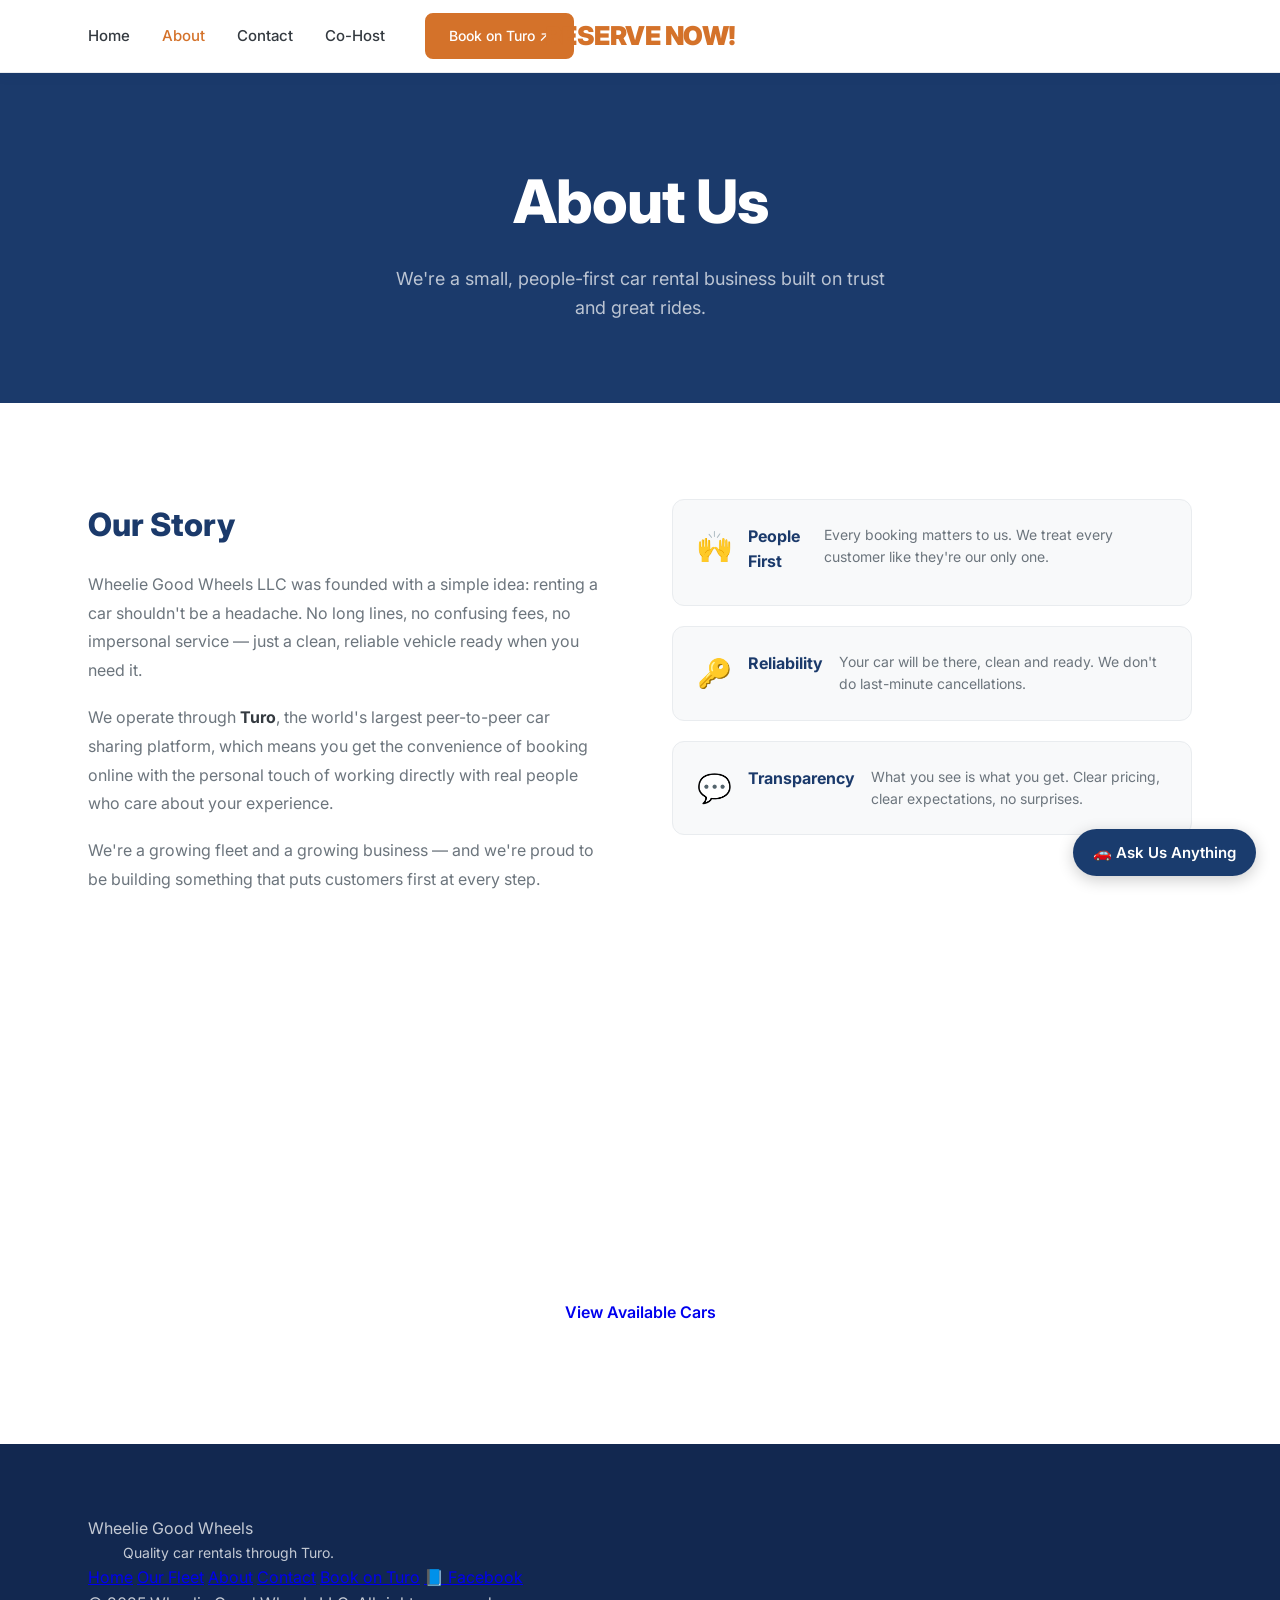
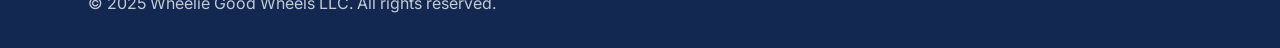
<file: about.html>
<!DOCTYPE html>
<html lang="en">
<head>
  <meta charset="UTF-8" />
  <meta name="viewport" content="width=device-width, initial-scale=1.0" />
  <title>About Us – Wheelie Good Wheels</title>
  <meta name="description" content="Learn about Wheelie Good Wheels, a peer-to-peer car rental business on Turo." />
  <link rel="stylesheet" href="styles.css" />
  <link href="https://fonts.googleapis.com/css2?family=Inter:wght@400;500;600;700;800&display=swap" rel="stylesheet" />
</head>
<body>

  <!-- NAV -->
  <nav class="navbar">
    <div class="container nav-inner">
      <a href="index.html" class="logo">
        Reserve Now!
      </a>
      <ul class="nav-links">
        <li><a href="index.html">Home</a></li>
        <li><a href="about.html" class="active">About</a></li>
        <li><a href="contact.html">Contact</a></li>
        <li><a href="cohost.html">Co-Host</a></li>
        <li><a href="https://turo.com/us/en/suv-rental/united-states/brandon-fl/tesla/model-y/3444633" target="_blank" class="btn btn-primary">Book on Turo ↗</a></li>
      </ul>
      <button class="hamburger" id="hamburger" aria-label="Open menu">&#9776;</button>
    </div>
    <div class="mobile-menu" id="mobileMenu">
      <a href="index.html">Home</a>
      <a href="fleet.html">Our Fleet</a>
      <a href="about.html">About</a>
      <a href="contact.html">Contact</a>
      <a href="cohost.html">Co-Host</a>
      <a href="https://turo.com/us/en/suv-rental/united-states/brandon-fl/tesla/model-y/3444633" target="_blank" class="btn btn-primary">Book on Turo</a>
    </div>
  </nav>

  <!-- PAGE HERO -->
  <section class="page-hero">
    <div class="container text-center">
      <h1>About Us</h1>
      <p>We're a small, people-first car rental business built on trust and great rides.</p>
    </div>
  </section>

  <!-- ABOUT CONTENT -->
  <section class="about-section">
    <div class="container about-grid">
      <div class="about-text">
        <h2>Our Story</h2>
        <p>Wheelie Good Wheels LLC was founded with a simple idea: renting a car shouldn't be a headache. No long lines, no confusing fees, no impersonal service — just a clean, reliable vehicle ready when you need it.</p>
        <p>We operate through <strong>Turo</strong>, the world's largest peer-to-peer car sharing platform, which means you get the convenience of booking online with the personal touch of working directly with real people who care about your experience.</p>
        <p>We're a growing fleet and a growing business — and we're proud to be building something that puts customers first at every step.</p>
      </div>
      <div class="about-values">
        <div class="value-card">
          <span class="value-icon">🙌</span>
          <h3>People First</h3>
          <p>Every booking matters to us. We treat every customer like they're our only one.</p>
        </div>
        <div class="value-card">
          <span class="value-icon">🔑</span>
          <h3>Reliability</h3>
          <p>Your car will be there, clean and ready. We don't do last-minute cancellations.</p>
        </div>
        <div class="value-card">
          <span class="value-icon">💬</span>
          <h3>Transparency</h3>
          <p>What you see is what you get. Clear pricing, clear expectations, no surprises.</p>
        </div>
      </div>
    </div>
  </section>

  <!-- CTA BANNER -->
  <section class="cta-banner">
    <div class="container text-center">
      <h2>Ready to Book?</h2>
      <p>Find your next ride on Turo — fast, easy, and affordable.</p>
      <a href="https://turo.com/us/en/suv-rental/united-states/brandon-fl/tesla/model-y/3444633" target="_blank" class="btn btn-dark btn-lg">View Available Cars</a>
    </div>
  </section>

  <!-- FOOTER -->
  <footer class="footer">
    <div class="container footer-inner">
      <div class="footer-brand">
        <span class="logo-text">Wheelie Good Wheels</span>
        <p>Quality car rentals through Turo.</p>
      </div>
      <div class="footer-links">
        <a href="index.html">Home</a>
        <a href="fleet.html">Our Fleet</a>
        <a href="about.html">About</a>
        <a href="contact.html">Contact</a>
        <a href="https://turo.com/us/en/suv-rental/united-states/brandon-fl/tesla/model-y/3444633" target="_blank">Book on Turo</a>
        <a href="https://www.facebook.com/WheelieGoodWheels" target="_blank" rel="noopener noreferrer">📘 Facebook</a>
      </div>
      <p class="footer-copy">&copy; 2025 Wheelie Good Wheels LLC. All rights reserved.</p>
    </div>
  </footer>

  <script src="script.js"></script>
  <script src="chat-widget.js"></script>
</body>
</html>
</file>
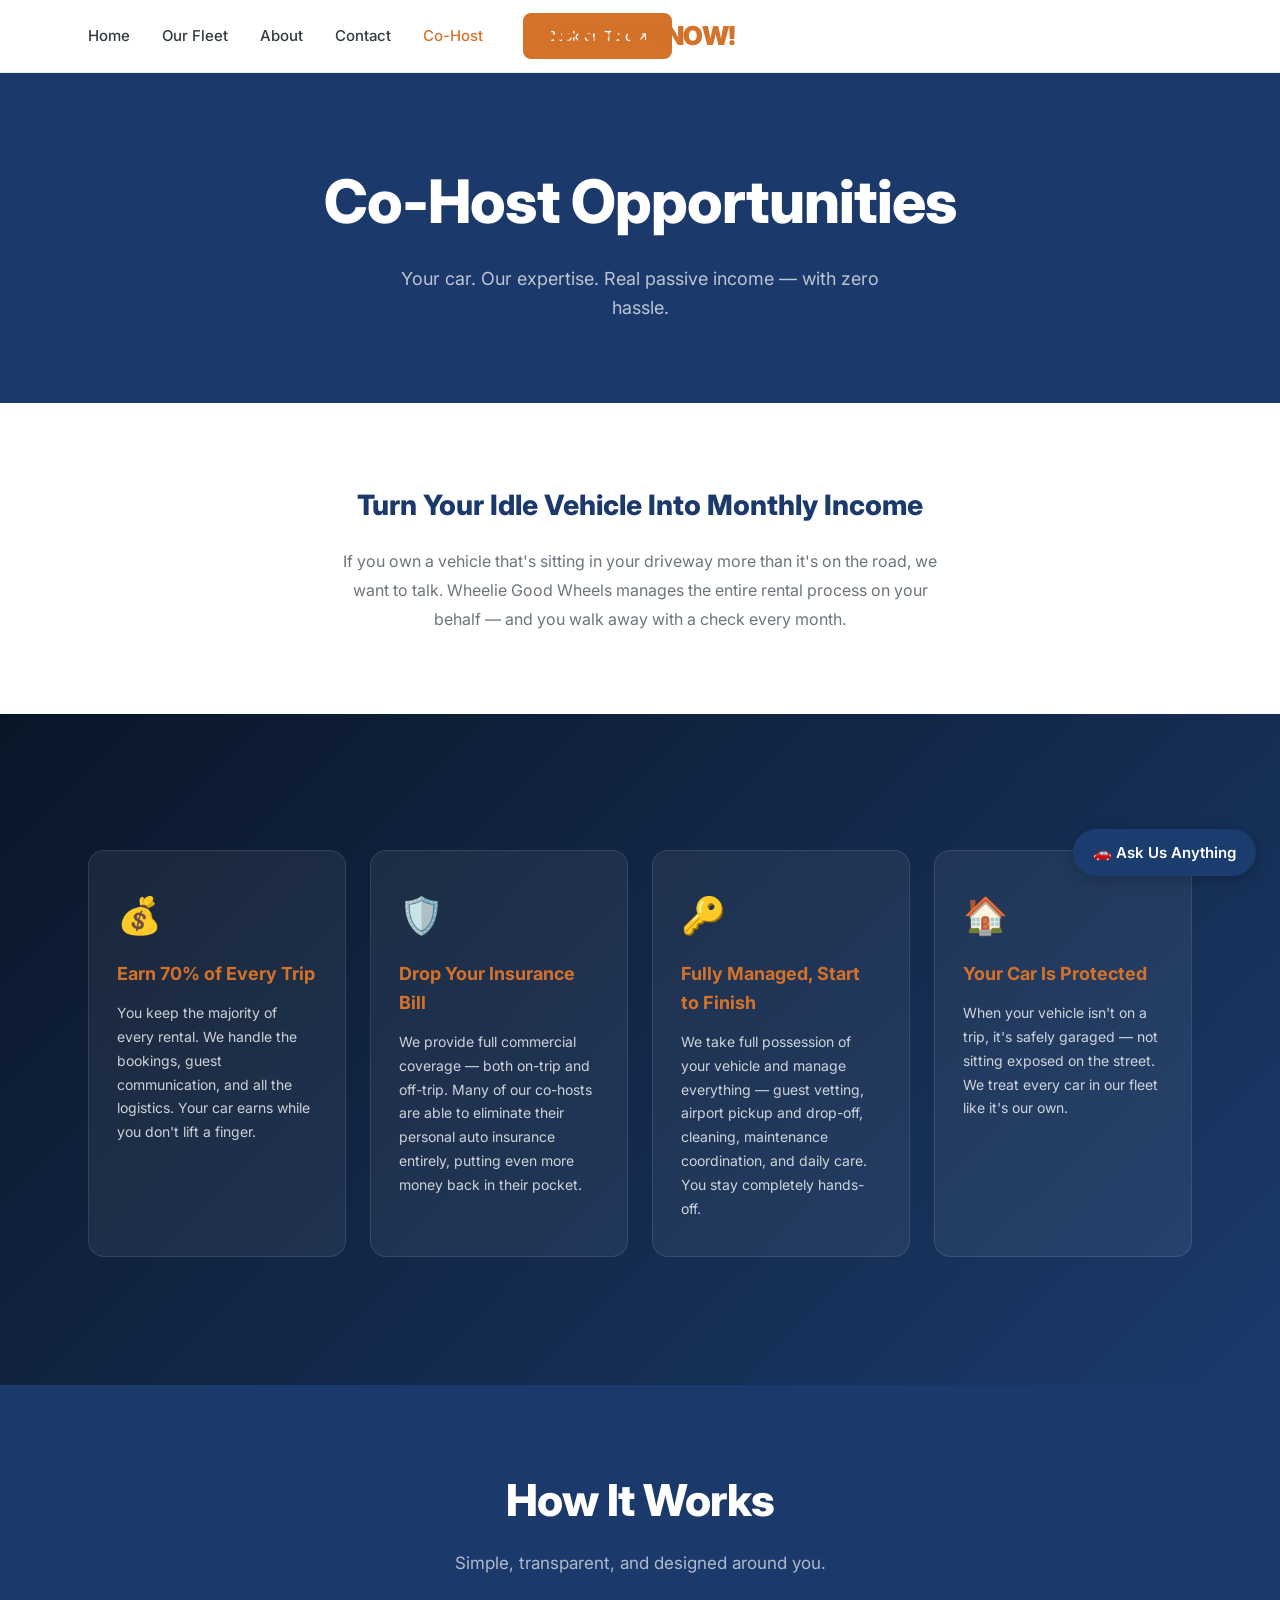
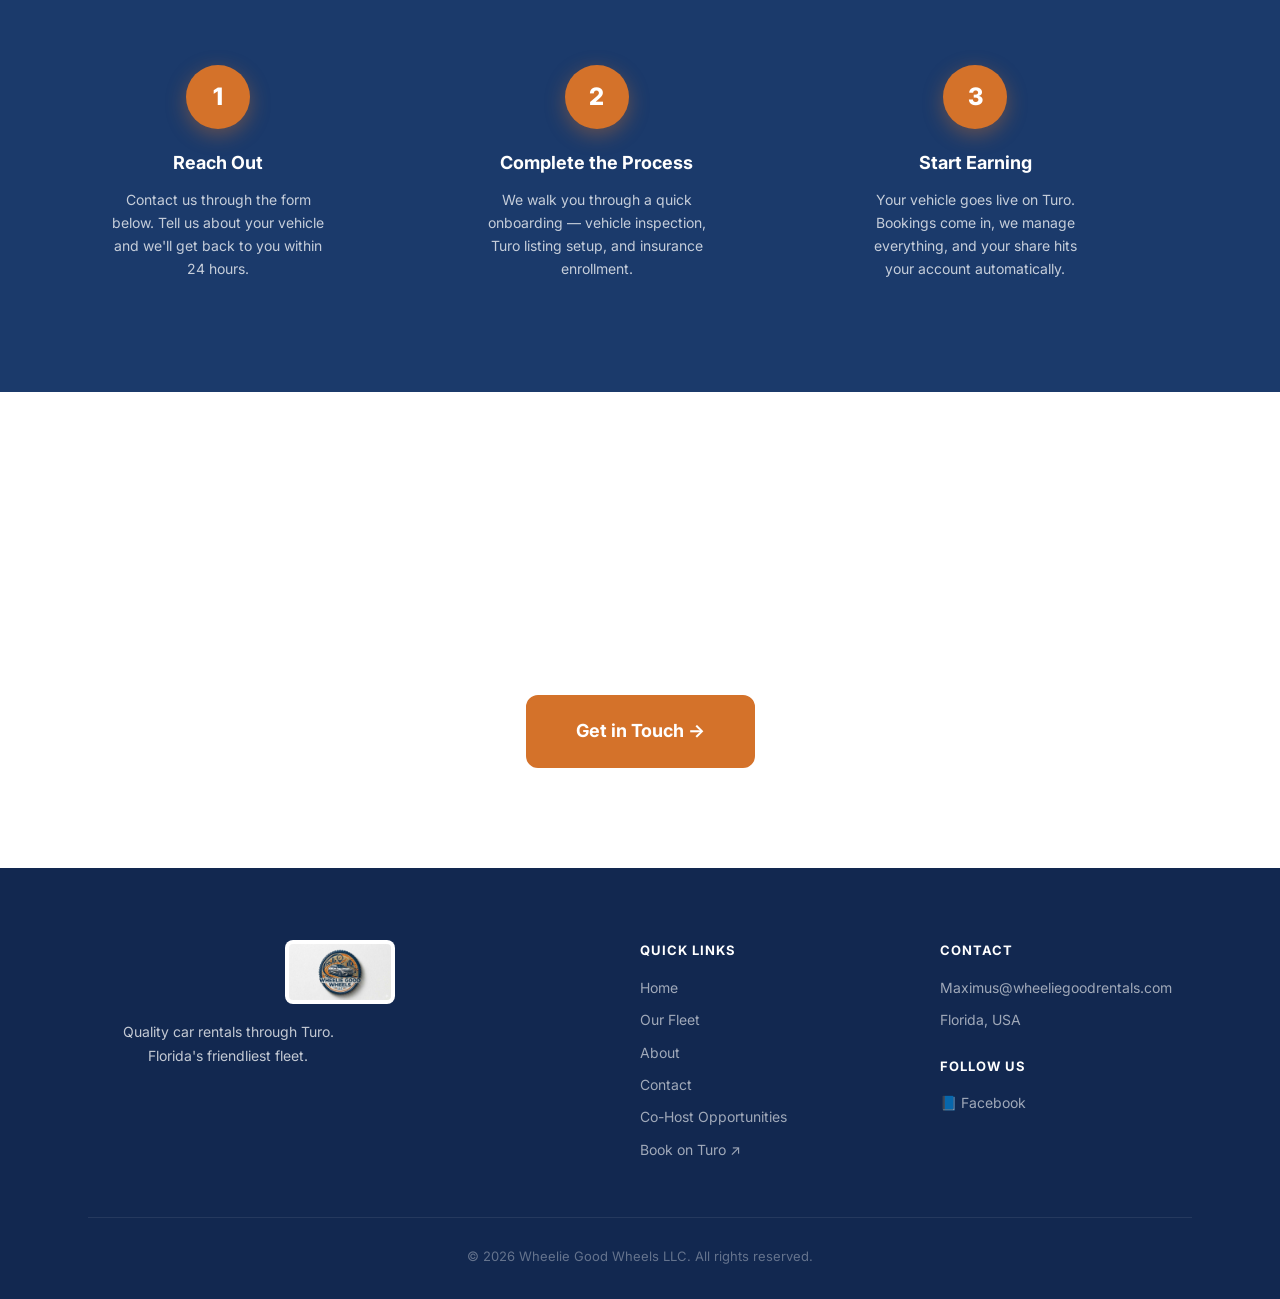
<file: cohost.html>
<!DOCTYPE html>
<html lang="en">
<head>
  <meta charset="UTF-8" />
  <meta name="viewport" content="width=device-width, initial-scale=1.0" />
  <title>Co-Host Opportunities – Wheelie Good Wheels</title>
  <meta name="description" content="Partner with Wheelie Good Wheels. Earn passive income from your vehicle while we handle everything — bookings, insurance, and care." />
  <link rel="stylesheet" href="styles.css" />
  <link href="https://fonts.googleapis.com/css2?family=Inter:wght@400;500;600;700;800&display=swap" rel="stylesheet" />
</head>
<body>

  <!-- NAV -->
  <nav class="navbar">
    <div class="container nav-inner">
      <a href="index.html" class="logo">Reserve Now!</a>
      <ul class="nav-links">
        <li><a href="index.html">Home</a></li>
        <li><a href="fleet.html">Our Fleet</a></li>
        <li><a href="about.html">About</a></li>
        <li><a href="contact.html">Contact</a></li>
        <li><a href="cohost.html" class="active">Co-Host</a></li>
        <li><a href="https://turo.com/us/en/suv-rental/united-states/brandon-fl/tesla/model-y/3444633" target="_blank" class="btn btn-primary">Book on Turo ↗</a></li>
      </ul>
      <button class="hamburger" id="hamburger" aria-label="Open menu">&#9776;</button>
    </div>
    <div class="mobile-menu" id="mobileMenu">
      <a href="index.html">Home</a>
      <a href="fleet.html">Our Fleet</a>
      <a href="about.html">About</a>
      <a href="contact.html">Contact</a>
      <a href="cohost.html">Co-Host</a>
      <a href="https://turo.com/us/en/suv-rental/united-states/brandon-fl/tesla/model-y/3444633" target="_blank" class="btn btn-primary">Book on Turo ↗</a>
    </div>
  </nav>

  <!-- PAGE HERO -->
  <section class="page-hero">
    <div class="container text-center">
      <h1>Co-Host Opportunities</h1>
      <p>Your car. Our expertise. Real passive income — with zero hassle.</p>
    </div>
  </section>

  <!-- COHOST INTRO -->
  <section style="padding: 80px 0; background: #fff;">
    <div class="container text-center" style="max-width: 680px;">
      <h2 style="font-size: 28px; font-weight: 800; color: var(--navy); margin-bottom: 20px;">Turn Your Idle Vehicle Into Monthly Income</h2>
      <p style="font-size: 16px; color: var(--gray-600); line-height: 1.8;">If you own a vehicle that's sitting in your driveway more than it's on the road, we want to talk. Wheelie Good Wheels manages the entire rental process on your behalf — and you walk away with a check every month.</p>
    </div>
  </section>

  <!-- COHOST CARDS -->
  <section class="cohost" style="padding: 80px 0;">
    <div class="container">
      <div class="cohost-grid">
        <div class="cohost-card">
          <div class="cohost-icon">💰</div>
          <h3>Earn 70% of Every Trip</h3>
          <p>You keep the majority of every rental. We handle the bookings, guest communication, and all the logistics. Your car earns while you don't lift a finger.</p>
        </div>
        <div class="cohost-card">
          <div class="cohost-icon">🛡️</div>
          <h3>Drop Your Insurance Bill</h3>
          <p>We provide full commercial coverage — both on-trip and off-trip. Many of our co-hosts are able to eliminate their personal auto insurance entirely, putting even more money back in their pocket.</p>
        </div>
        <div class="cohost-card">
          <div class="cohost-icon">🔑</div>
          <h3>Fully Managed, Start to Finish</h3>
          <p>We take full possession of your vehicle and manage everything — guest vetting, airport pickup and drop-off, cleaning, maintenance coordination, and daily care. You stay completely hands-off.</p>
        </div>
        <div class="cohost-card">
          <div class="cohost-icon">🏠</div>
          <h3>Your Car Is Protected</h3>
          <p>When your vehicle isn't on a trip, it's safely garaged — not sitting exposed on the street. We treat every car in our fleet like it's our own.</p>
        </div>
      </div>
    </div>
  </section>

  <!-- HOW IT WORKS -->
  <section class="how-it-works" style="padding: 80px 0;">
    <div class="container">
      <div class="section-header">
        <h2 class="section-title">How It Works</h2>
        <p class="section-sub">Simple, transparent, and designed around you.</p>
      </div>
      <div class="steps-grid" style="display: grid; grid-template-columns: repeat(auto-fit, minmax(200px, 1fr)); gap: 32px; margin-top: 56px;">
        <div class="step text-center">
          <div class="step-num">1</div>
          <h3>Reach Out</h3>
          <p style="color: rgba(255,255,255,0.75); font-size: 14px;">Contact us through the form below. Tell us about your vehicle and we'll get back to you within 24 hours.</p>
        </div>
        <div class="step text-center">
          <div class="step-num">2</div>
          <h3>Complete the Process</h3>
          <p style="color: rgba(255,255,255,0.75); font-size: 14px;">We walk you through a quick onboarding — vehicle inspection, Turo listing setup, and insurance enrollment.</p>
        </div>
        <div class="step text-center">
          <div class="step-num">3</div>
          <h3>Start Earning</h3>
          <p style="color: rgba(255,255,255,0.75); font-size: 14px;">Your vehicle goes live on Turo. Bookings come in, we manage everything, and your share hits your account automatically.</p>
        </div>
      </div>
    </div>
  </section>

  <!-- CTA -->
  <section class="cta-banner">
    <div class="cta-bg"></div>
    <div class="container text-center cta-inner">
      <h2>Ready to Put Your Car to Work?</h2>
      <p>Reach out today — spots in our fleet are limited and we're selective about the vehicles we take on.</p>
      <a href="contact.html" class="btn btn-primary btn-xl">Get in Touch →</a>
    </div>
  </section>

  <!-- FOOTER -->
  <footer class="footer">
    <div class="container footer-inner">
      <div class="footer-top">
        <div class="footer-brand">
          <img src="logo.jpg" alt="Wheelie Good Wheels" class="footer-logo" />
          <p>Quality car rentals through Turo.<br/>Florida's friendliest fleet.</p>
        </div>
        <div class="footer-nav">
          <strong>Quick Links</strong>
          <a href="index.html">Home</a>
          <a href="fleet.html">Our Fleet</a>
          <a href="about.html">About</a>
          <a href="contact.html">Contact</a>
          <a href="cohost.html">Co-Host Opportunities</a>
          <a href="https://turo.com/us/en/suv-rental/united-states/brandon-fl/tesla/model-y/3444633" target="_blank">Book on Turo ↗</a>
        </div>
        <div class="footer-contact">
          <strong>Contact</strong>
          <a href="mailto:Maximus@wheeliegoodrentals.com">Maximus@wheeliegoodrentals.com</a>
          <span>Florida, USA</span>
          <strong style="margin-top:14px;">Follow Us</strong>
          <a href="https://www.facebook.com/WheelieGoodWheels" target="_blank" rel="noopener noreferrer">📘 Facebook</a>
        </div>
      </div>
      <div class="footer-bottom">
        <p>&copy; 2026 Wheelie Good Wheels LLC. All rights reserved.</p>
      </div>
    </div>
  </footer>

  <script src="script.js"></script>
  <script src="chat-widget.js"></script>
</body>
</html>
</file>
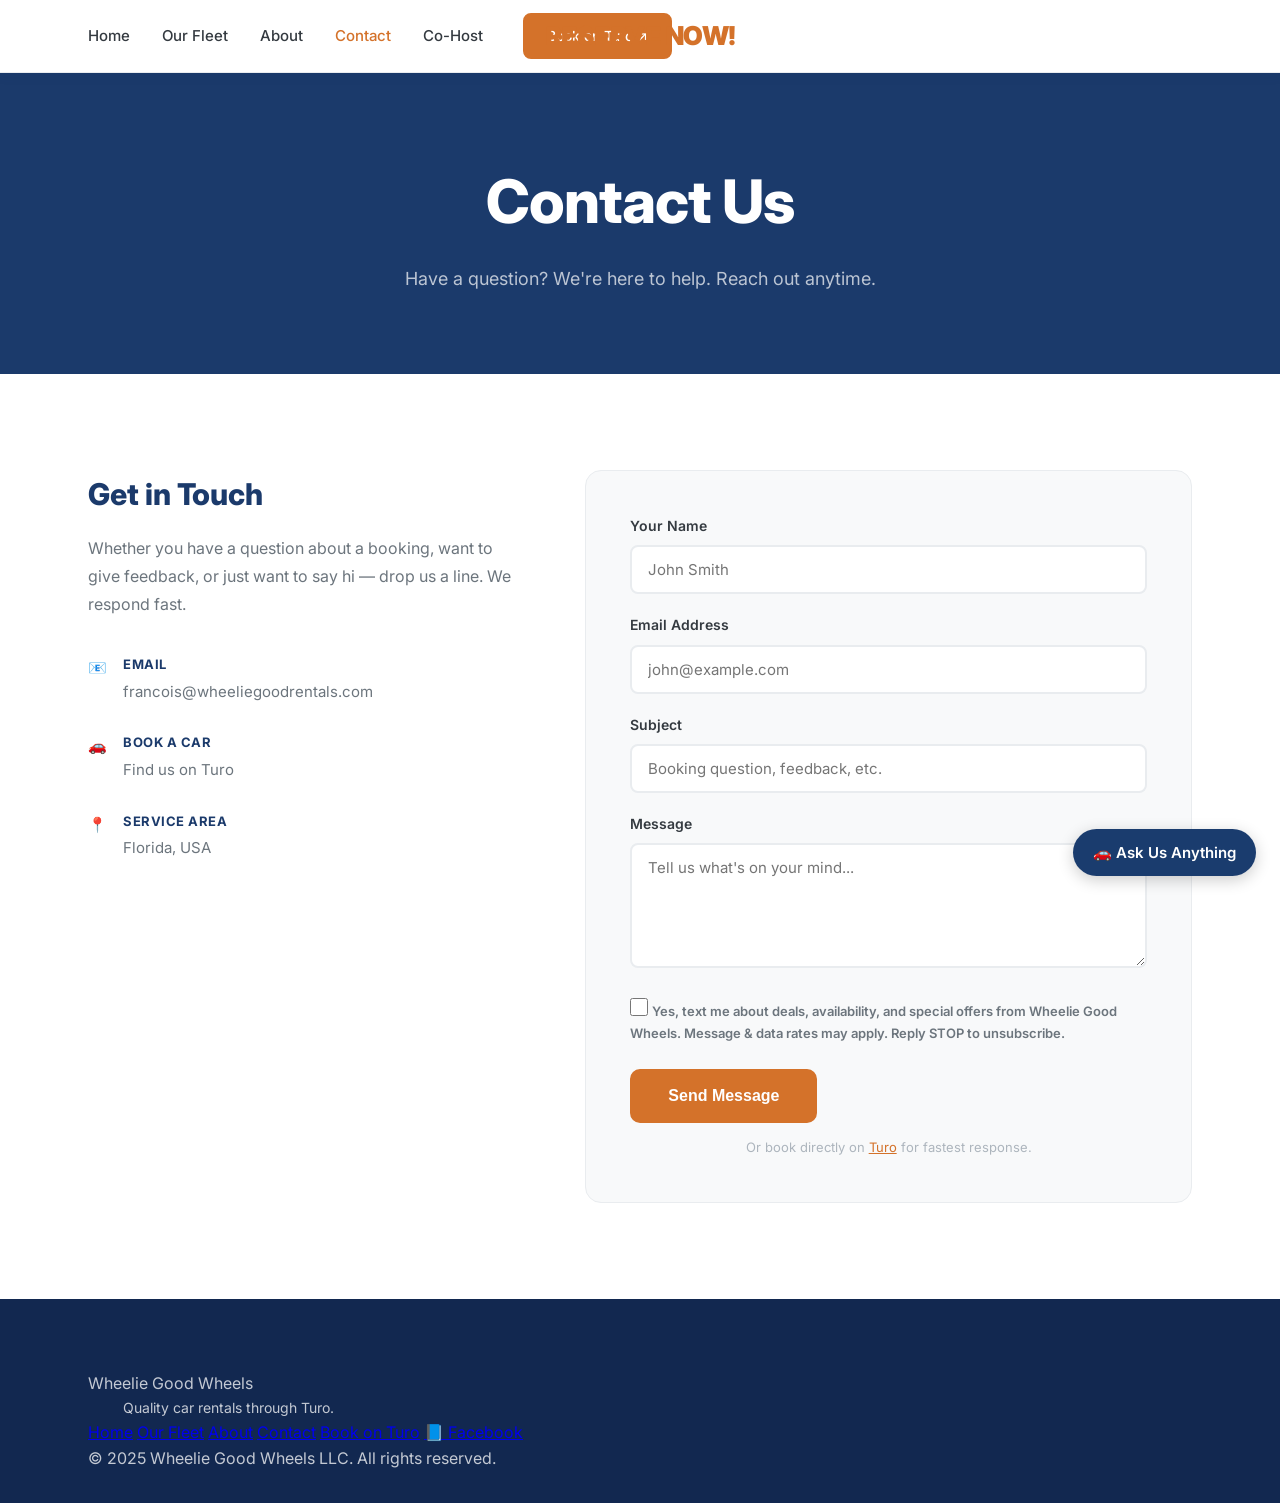
<file: contact.html>
<!DOCTYPE html>
<html lang="en">
<head>
  <meta charset="UTF-8" />
  <meta name="viewport" content="width=device-width, initial-scale=1.0" />
  <title>Contact – Wheelie Good Wheels</title>
  <meta name="description" content="Get in touch with Wheelie Good Wheels. We'd love to hear from you." />
  <link rel="stylesheet" href="styles.css" />
  <link href="https://fonts.googleapis.com/css2?family=Inter:wght@400;500;600;700;800&display=swap" rel="stylesheet" />
</head>
<body>

  <!-- NAV -->
  <nav class="navbar">
    <div class="container nav-inner">
      <a href="index.html" class="logo">
        Reserve Now!
      </a>
      <ul class="nav-links">
        <li><a href="index.html">Home</a></li>
        <li><a href="fleet.html">Our Fleet</a></li>
        <li><a href="about.html">About</a></li>
        <li><a href="contact.html" class="active">Contact</a></li>
        <li><a href="cohost.html">Co-Host</a></li>
        <li><a href="https://turo.com/us/en/suv-rental/united-states/brandon-fl/tesla/model-y/3444633" target="_blank" class="btn btn-primary">Book on Turo ↗</a></li>
      </ul>
      <button class="hamburger" id="hamburger" aria-label="Open menu">&#9776;</button>
    </div>
    <div class="mobile-menu" id="mobileMenu">
      <a href="index.html">Home</a>
      <a href="fleet.html">Our Fleet</a>
      <a href="about.html">About</a>
      <a href="contact.html">Contact</a>
      <a href="cohost.html">Co-Host</a>
      <a href="https://turo.com/us/en/suv-rental/united-states/brandon-fl/tesla/model-y/3444633" target="_blank" class="btn btn-primary">Book on Turo</a>
    </div>
  </nav>

  <!-- PAGE HERO -->
  <section class="page-hero">
    <div class="container text-center">
      <h1>Contact Us</h1>
      <p>Have a question? We're here to help. Reach out anytime.</p>
    </div>
  </section>

  <!-- CONTACT SECTION -->
  <section class="contact-section">
    <div class="container contact-grid">

      <div class="contact-info">
        <h2>Get in Touch</h2>
        <p>Whether you have a question about a booking, want to give feedback, or just want to say hi — drop us a line. We respond fast.</p>

        <div class="contact-item">
          <span class="contact-icon">📧</span>
          <div>
            <strong>Email</strong>
            <a href="mailto:francois@wheeliegoodrentals.com">francois@wheeliegoodrentals.com</a>
          </div>
        </div>

        <div class="contact-item">
          <span class="contact-icon">🚗</span>
          <div>
            <strong>Book a Car</strong>
            <a href="https://turo.com/us/en/suv-rental/united-states/brandon-fl/tesla/model-y/3444633" target="_blank">Find us on Turo</a>
          </div>
        </div>

        <div class="contact-item">
          <span class="contact-icon">📍</span>
          <div>
            <strong>Service Area</strong>
            <span>Florida, USA</span>
          </div>
        </div>
      </div>

      <div class="contact-form-wrap">
        <form class="contact-form" id="contactForm">
          <div class="form-group">
            <label for="name">Your Name</label>
            <input type="text" id="name" name="name" placeholder="John Smith" required />
          </div>
          <div class="form-group">
            <label for="email">Email Address</label>
            <input type="email" id="email" name="email" placeholder="john@example.com" required />
          </div>
          <div class="form-group">
            <label for="subject">Subject</label>
            <input type="text" id="subject" name="subject" placeholder="Booking question, feedback, etc." />
          </div>
          <div class="form-group">
            <label for="message">Message</label>
            <textarea id="message" name="message" rows="5" placeholder="Tell us what's on your mind..." required></textarea>
          </div>
          <div class="form-group form-check">
            <label class="checkbox-label">
              <input type="checkbox" name="sms_optin" id="sms_optin" />
              <span>Yes, text me about deals, availability, and special offers from Wheelie Good Wheels. Message &amp; data rates may apply. Reply STOP to unsubscribe.</span>
            </label>
          </div>
          <button type="submit" class="btn btn-primary btn-lg btn-full">Send Message</button>
          <p class="form-note">Or book directly on <a href="https://turo.com/us/en/suv-rental/united-states/brandon-fl/tesla/model-y/3444633" target="_blank">Turo</a> for fastest response.</p>
        </form>
      </div>

    </div>
  </section>

  <!-- FOOTER -->
  <footer class="footer">
    <div class="container footer-inner">
      <div class="footer-brand">
        <span class="logo-text">Wheelie Good Wheels</span>
        <p>Quality car rentals through Turo.</p>
      </div>
      <div class="footer-links">
        <a href="index.html">Home</a>
        <a href="fleet.html">Our Fleet</a>
        <a href="about.html">About</a>
        <a href="contact.html">Contact</a>
        <a href="https://turo.com/us/en/suv-rental/united-states/brandon-fl/tesla/model-y/3444633" target="_blank">Book on Turo</a>
        <a href="https://www.facebook.com/WheelieGoodWheels" target="_blank" rel="noopener noreferrer">📘 Facebook</a>
      </div>
      <p class="footer-copy">&copy; 2025 Wheelie Good Wheels LLC. All rights reserved.</p>
    </div>
  </footer>

  <script src="script.js"></script>
  <script src="chat-widget.js"></script>
</body>
</html>
</file>
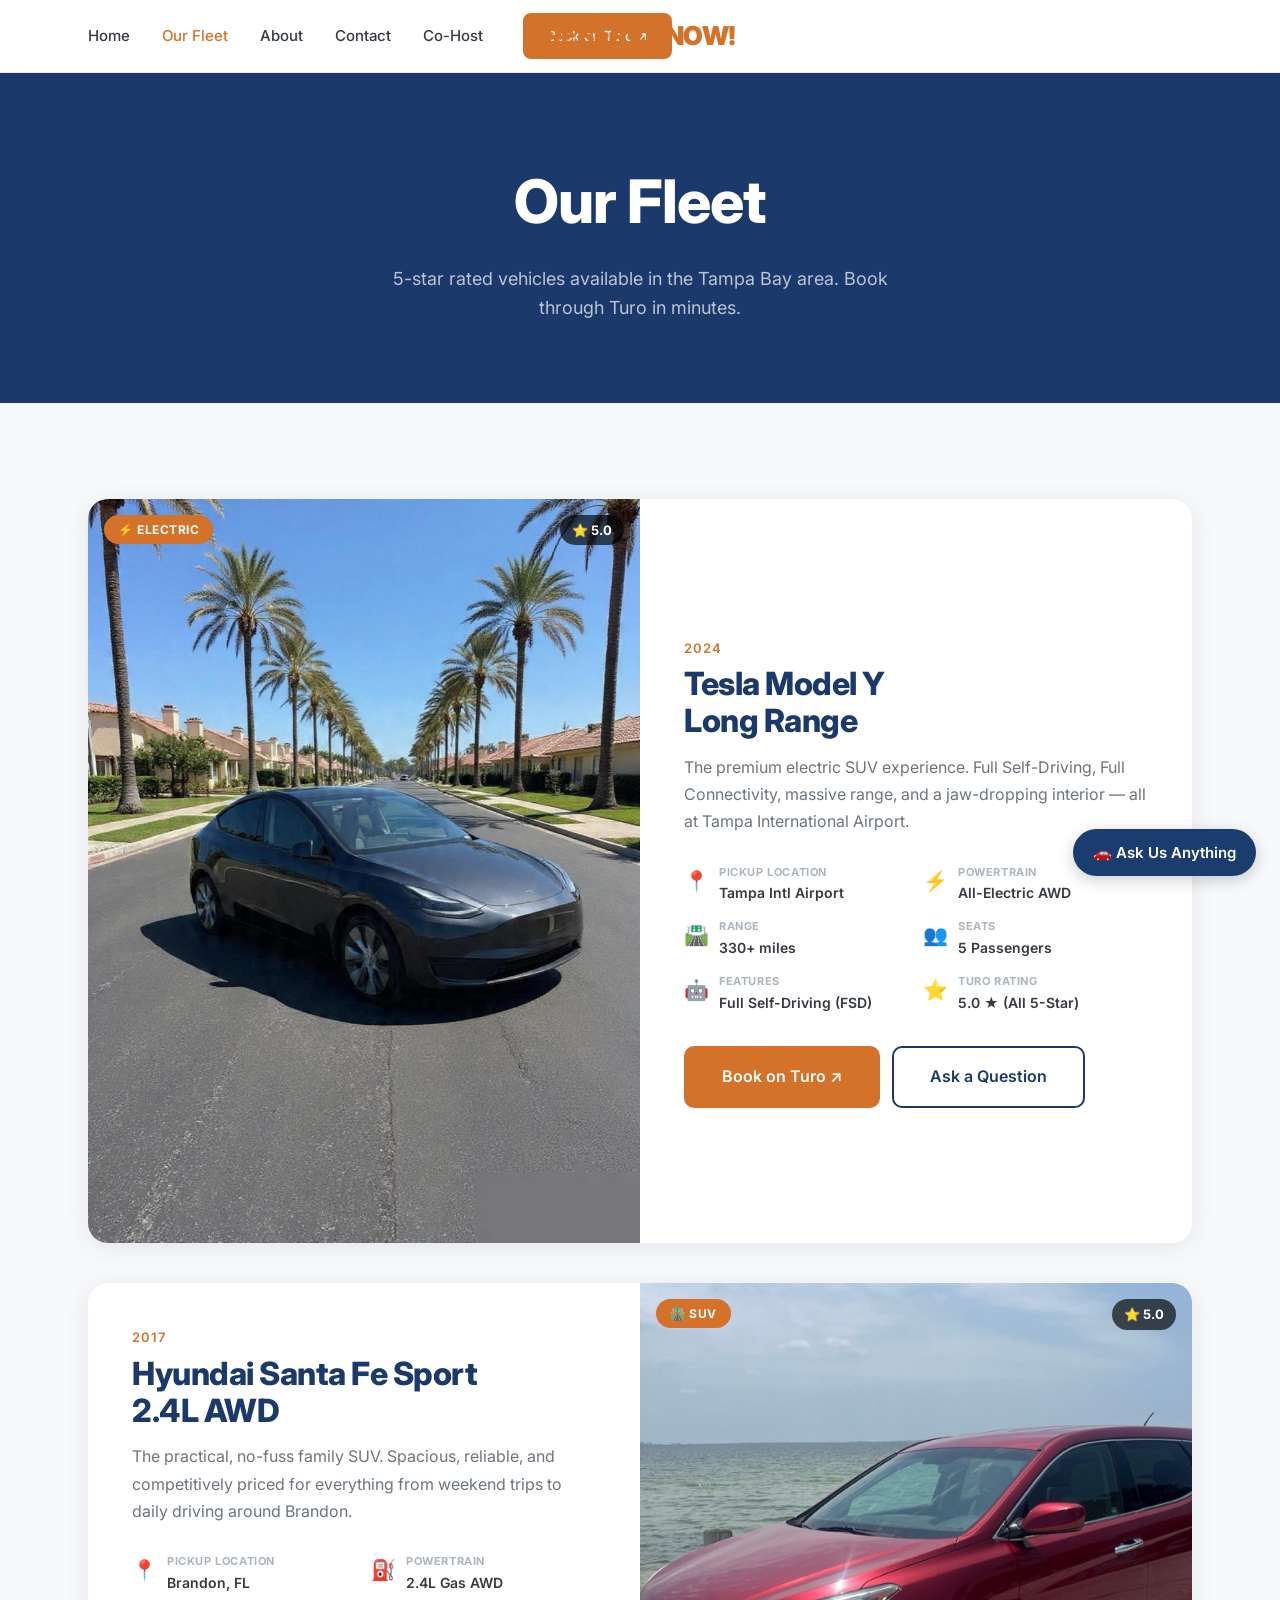
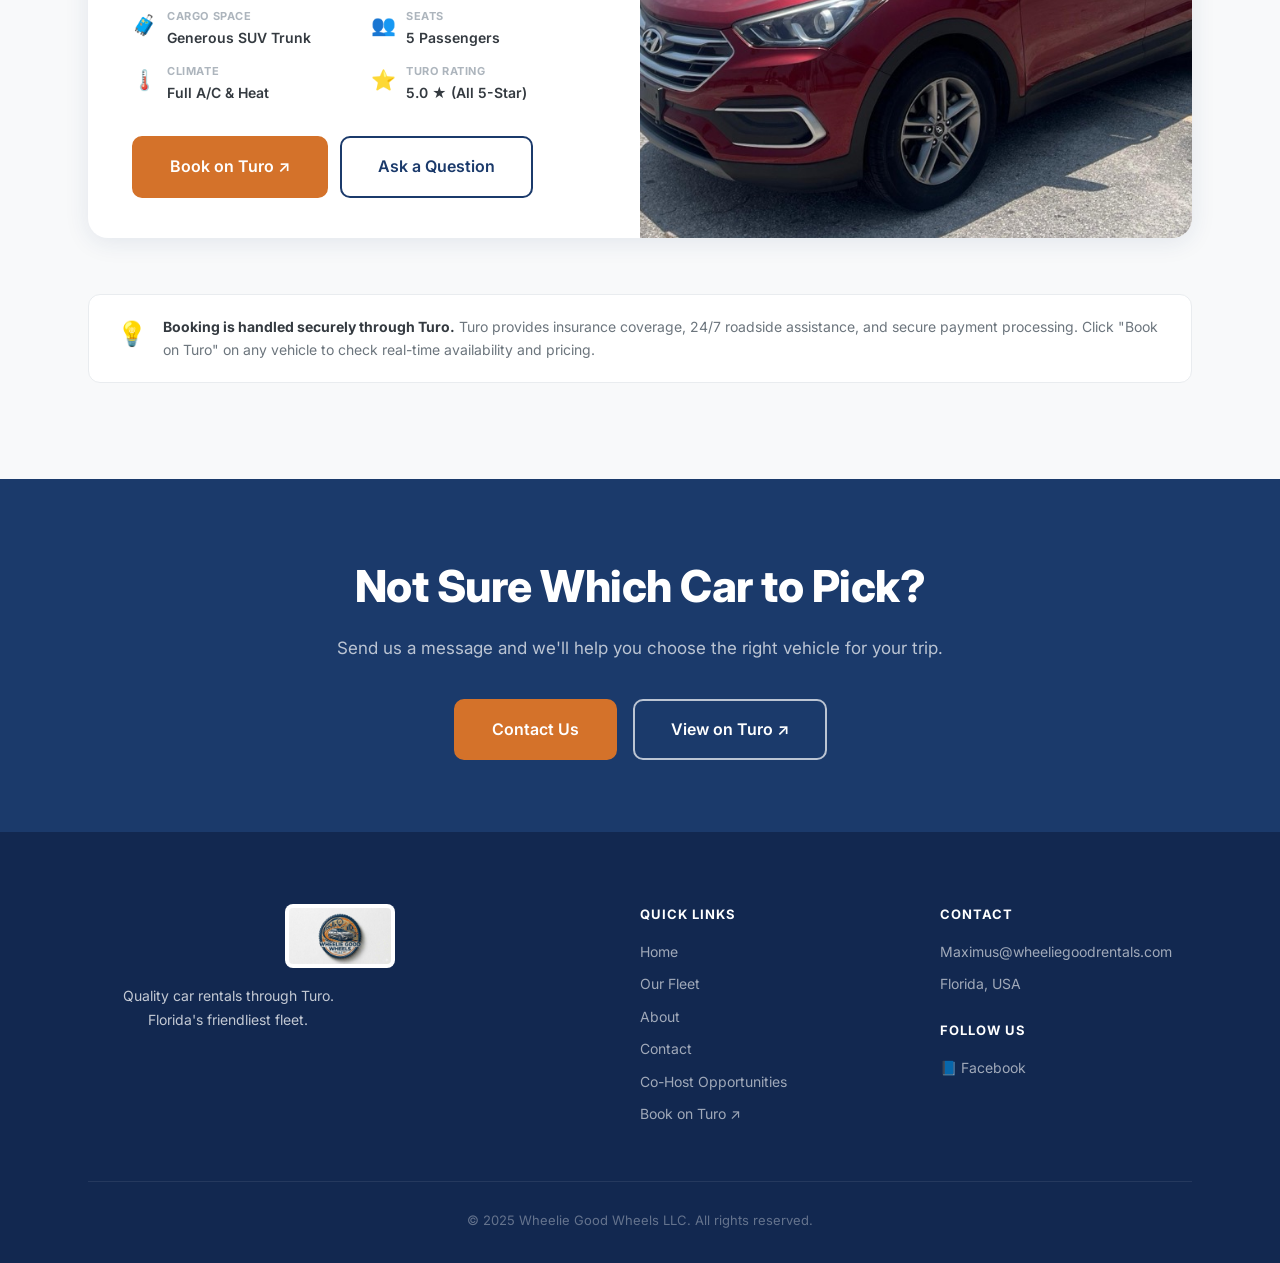
<file: fleet.html>
<!DOCTYPE html>
<html lang="en">
<head>
  <meta charset="UTF-8" />
  <meta name="viewport" content="width=device-width, initial-scale=1.0" />
  <title>Our Fleet – Wheelie Good Wheels</title>
  <meta name="description" content="Browse our fleet of 5-star rated vehicles available on Turo in the Tampa Bay / Brandon, FL area. Tesla Model Y and Hyundai Santa Fe Sport available now." />
  <link rel="stylesheet" href="styles.css" />
  <link href="https://fonts.googleapis.com/css2?family=Inter:wght@400;500;600;700;800;900&display=swap" rel="stylesheet" />
  <style>
    /* Fleet page extras */
    .fleet-page { padding: 96px 0; background: var(--off-white); }
    .car-card {
      background: var(--white);
      border-radius: var(--radius-lg);
      overflow: hidden;
      box-shadow: var(--shadow);
      display: grid;
      grid-template-columns: 1fr 1fr;
      margin-bottom: 40px;
      transition: box-shadow 0.25s;
    }
    .car-card:hover { box-shadow: var(--shadow-lg); }
    @media (max-width: 820px) {
      .car-card { grid-template-columns: 1fr; }
      .car-card.reverse .car-img { order: -1; }
    }
    .car-img { position: relative; min-height: 340px; overflow: hidden; }
    .car-img img { width: 100%; height: 100%; object-fit: cover; transition: transform 0.4s; }
    .car-card:hover .car-img img { transform: scale(1.04); }
    .car-badge {
      position: absolute; top: 16px; left: 16px;
      background: var(--orange); color: var(--white);
      font-size: 12px; font-weight: 700;
      padding: 5px 14px; border-radius: 999px;
      text-transform: uppercase; letter-spacing: 0.5px;
    }
    .car-rating {
      position: absolute; top: 16px; right: 16px;
      background: rgba(0,0,0,0.65);
      color: var(--white);
      font-size: 13px; font-weight: 700;
      padding: 5px 12px; border-radius: 999px;
      display: flex; align-items: center; gap: 5px;
    }
    .car-details { padding: 44px 44px 40px; display: flex; flex-direction: column; justify-content: center; }
    @media (max-width: 820px) { .car-details { padding: 32px 28px; } }
    .car-year { font-size: 13px; font-weight: 600; color: var(--orange); text-transform: uppercase; letter-spacing: 1px; margin-bottom: 8px; }
    .car-details h2 { font-size: 32px; font-weight: 800; color: var(--navy); letter-spacing: -0.5px; margin-bottom: 14px; line-height: 1.15; }
    .car-details .tagline { font-size: 16px; color: var(--gray-600); margin-bottom: 28px; line-height: 1.7; }
    .car-specs { display: grid; grid-template-columns: 1fr 1fr; gap: 14px; margin-bottom: 32px; }
    .spec { display: flex; align-items: flex-start; gap: 10px; }
    .spec-icon { font-size: 20px; flex-shrink: 0; margin-top: 1px; }
    .spec-text { display: flex; flex-direction: column; }
    .spec-label { font-size: 11px; font-weight: 700; text-transform: uppercase; letter-spacing: 0.6px; color: var(--gray-400); }
    .spec-value { font-size: 14px; font-weight: 600; color: var(--gray-800); margin-top: 1px; }
    .car-actions { display: flex; gap: 12px; flex-wrap: wrap; }
    .fleet-cta { background: var(--navy); padding: 72px 0; text-align: center; }
    .fleet-cta h2 { font-size: clamp(28px, 4vw, 44px); font-weight: 800; color: var(--white); margin-bottom: 14px; letter-spacing: -0.5px; }
    .fleet-cta p { color: rgba(255,255,255,0.7); font-size: 17px; margin-bottom: 36px; }
    .fleet-note { background: var(--white); border: 1px solid var(--gray-200); border-radius: var(--radius); padding: 20px 28px; margin-top: 56px; display: flex; gap: 16px; align-items: flex-start; }
    .fleet-note-icon { font-size: 24px; flex-shrink: 0; }
    .fleet-note p { color: var(--gray-600); font-size: 14px; line-height: 1.7; margin: 0; }
    .fleet-note strong { color: var(--gray-800); }
  </style>
</head>
<body>

  <!-- NAV -->
  <nav class="navbar">
    <div class="container nav-inner">
      <a href="index.html" class="logo">
        Reserve Now!
      </a>
      <ul class="nav-links">
        <li><a href="index.html">Home</a></li>
        <li><a href="fleet.html" class="active">Our Fleet</a></li>
        <li><a href="about.html">About</a></li>
        <li><a href="contact.html">Contact</a></li>
        <li><a href="cohost.html">Co-Host</a></li>
        <li><a href="https://turo.com/us/en/suv-rental/united-states/brandon-fl/tesla/model-y/3444633" target="_blank" class="btn btn-primary">Book on Turo ↗</a></li>
      </ul>
      <button class="hamburger" id="hamburger" aria-label="Open menu">&#9776;</button>
    </div>
    <div class="mobile-menu" id="mobileMenu">
      <a href="index.html">Home</a>
      <a href="fleet.html">Our Fleet</a>
      <a href="about.html">About</a>
      <a href="contact.html">Contact</a>
      <a href="https://turo.com/us/en/suv-rental/united-states/brandon-fl/tesla/model-y/3444633" target="_blank" class="btn btn-primary">Book on Turo ↗</a>
    </div>
  </nav>

  <!-- PAGE HERO -->
  <section class="page-hero">
    <div class="container">
      <h1>Our Fleet</h1>
      <p>5-star rated vehicles available in the Tampa Bay area. Book through Turo in minutes.</p>
    </div>
  </section>

  <!-- CARS -->
  <section class="fleet-page">
    <div class="container">

      <!-- Tesla Model Y -->
      <div class="car-card">
        <div class="car-img">
          <img
            src="tesla-model-y.jpg"
            alt="2024 Tesla Model Y Long Range"
            loading="eager"
          />
          <span class="car-badge">⚡ Electric</span>
          <span class="car-rating">⭐ 5.0</span>
        </div>
        <div class="car-details">
          <div class="car-year">2024</div>
          <h2>Tesla Model Y<br/>Long Range</h2>
          <p class="tagline">The premium electric SUV experience. Full Self-Driving, Full Connectivity, massive range, and a jaw-dropping interior — all at Tampa International Airport.</p>
          <div class="car-specs">
            <div class="spec">
              <span class="spec-icon">📍</span>
              <div class="spec-text">
                <span class="spec-label">Pickup Location</span>
                <span class="spec-value">Tampa Intl Airport</span>
              </div>
            </div>
            <div class="spec">
              <span class="spec-icon">⚡</span>
              <div class="spec-text">
                <span class="spec-label">Powertrain</span>
                <span class="spec-value">All-Electric AWD</span>
              </div>
            </div>
            <div class="spec">
              <span class="spec-icon">🛣️</span>
              <div class="spec-text">
                <span class="spec-label">Range</span>
                <span class="spec-value">330+ miles</span>
              </div>
            </div>
            <div class="spec">
              <span class="spec-icon">👥</span>
              <div class="spec-text">
                <span class="spec-label">Seats</span>
                <span class="spec-value">5 Passengers</span>
              </div>
            </div>
            <div class="spec">
              <span class="spec-icon">🤖</span>
              <div class="spec-text">
                <span class="spec-label">Features</span>
                <span class="spec-value">Full Self-Driving (FSD)</span>
              </div>
            </div>
            <div class="spec">
              <span class="spec-icon">⭐</span>
              <div class="spec-text">
                <span class="spec-label">Turo Rating</span>
                <span class="spec-value">5.0 ★ (All 5-Star)</span>
              </div>
            </div>
          </div>
          <div class="car-actions">
            <a href="https://turo.com/us/en/suv-rental/united-states/brandon-fl/tesla/model-y/3444633" target="_blank" class="btn btn-primary btn-lg">Book on Turo ↗</a>
            <a href="contact.html" class="btn btn-outline btn-lg">Ask a Question</a>
          </div>
        </div>
      </div>

      <!-- Hyundai Santa Fe Sport -->
      <div class="car-card reverse">
        <div class="car-details">
          <div class="car-year">2017</div>
          <h2>Hyundai Santa Fe Sport<br/>2.4L AWD</h2>
          <p class="tagline">The practical, no-fuss family SUV. Spacious, reliable, and competitively priced for everything from weekend trips to daily driving around Brandon.</p>
          <div class="car-specs">
            <div class="spec">
              <span class="spec-icon">📍</span>
              <div class="spec-text">
                <span class="spec-label">Pickup Location</span>
                <span class="spec-value">Brandon, FL</span>
              </div>
            </div>
            <div class="spec">
              <span class="spec-icon">⛽</span>
              <div class="spec-text">
                <span class="spec-label">Powertrain</span>
                <span class="spec-value">2.4L Gas AWD</span>
              </div>
            </div>
            <div class="spec">
              <span class="spec-icon">🧳</span>
              <div class="spec-text">
                <span class="spec-label">Cargo Space</span>
                <span class="spec-value">Generous SUV Trunk</span>
              </div>
            </div>
            <div class="spec">
              <span class="spec-icon">👥</span>
              <div class="spec-text">
                <span class="spec-label">Seats</span>
                <span class="spec-value">5 Passengers</span>
              </div>
            </div>
            <div class="spec">
              <span class="spec-icon">🌡️</span>
              <div class="spec-text">
                <span class="spec-label">Climate</span>
                <span class="spec-value">Full A/C &amp; Heat</span>
              </div>
            </div>
            <div class="spec">
              <span class="spec-icon">⭐</span>
              <div class="spec-text">
                <span class="spec-label">Turo Rating</span>
                <span class="spec-value">5.0 ★ (All 5-Star)</span>
              </div>
            </div>
          </div>
          <div class="car-actions">
            <a href="https://turo.com/us/en/suv-rental/united-states/brandon-fl/hyundai/santa-fe-sport/3583923" target="_blank" class="btn btn-primary btn-lg">Book on Turo ↗</a>
            <a href="contact.html" class="btn btn-outline btn-lg">Ask a Question</a>
          </div>
        </div>
        <div class="car-img">
          <img
            src="santa-fe-sport.jpg"
            alt="2017 Hyundai Santa Fe Sport"
            loading="lazy"
          />
          <span class="car-badge">🛣️ SUV</span>
          <span class="car-rating">⭐ 5.0</span>
        </div>
      </div>

      <!-- Note -->
      <div class="fleet-note">
        <span class="fleet-note-icon">💡</span>
        <p><strong>Booking is handled securely through Turo.</strong> Turo provides insurance coverage, 24/7 roadside assistance, and secure payment processing. Click "Book on Turo" on any vehicle to check real-time availability and pricing.</p>
      </div>

    </div>
  </section>

  <!-- CTA -->
  <section class="fleet-cta">
    <div class="container">
      <h2>Not Sure Which Car to Pick?</h2>
      <p>Send us a message and we'll help you choose the right vehicle for your trip.</p>
      <div style="display:flex;gap:16px;justify-content:center;flex-wrap:wrap;">
        <a href="contact.html" class="btn btn-primary btn-lg">Contact Us</a>
        <a href="https://turo.com/us/en/suv-rental/united-states/brandon-fl/tesla/model-y/3444633" target="_blank" class="btn btn-white-outline btn-lg">View on Turo ↗</a>
      </div>
    </div>
  </section>

  <!-- FOOTER -->
  <footer class="footer">
    <div class="container footer-inner">
      <div class="footer-top">
        <div class="footer-brand">
          <img src="logo.jpg" alt="Wheelie Good Wheels" class="footer-logo" />
          <p>Quality car rentals through Turo.<br/>Florida's friendliest fleet.</p>
        </div>
        <div class="footer-nav">
          <strong>Quick Links</strong>
          <a href="index.html">Home</a>
          <a href="fleet.html">Our Fleet</a>
          <a href="about.html">About</a>
          <a href="contact.html">Contact</a>
          <a href="cohost.html">Co-Host Opportunities</a>
          <a href="https://turo.com/us/en/suv-rental/united-states/brandon-fl/tesla/model-y/3444633" target="_blank">Book on Turo ↗</a>
        </div>
        <div class="footer-contact">
          <strong>Contact</strong>
          <a href="mailto:Maximus@wheeliegoodrentals.com">Maximus@wheeliegoodrentals.com</a>
          <span>Florida, USA</span>
          <strong style="margin-top:14px;">Follow Us</strong>
          <a href="https://www.facebook.com/WheelieGoodWheels" target="_blank" rel="noopener noreferrer">📘 Facebook</a>
        </div>
      </div>
      <div class="footer-bottom">
        <p>&copy; 2025 Wheelie Good Wheels LLC. All rights reserved.</p>
      </div>
    </div>
  </footer>

  <script src="script.js"></script>
  <script src="chat-widget.js"></script>
</body>
</html>
</file>
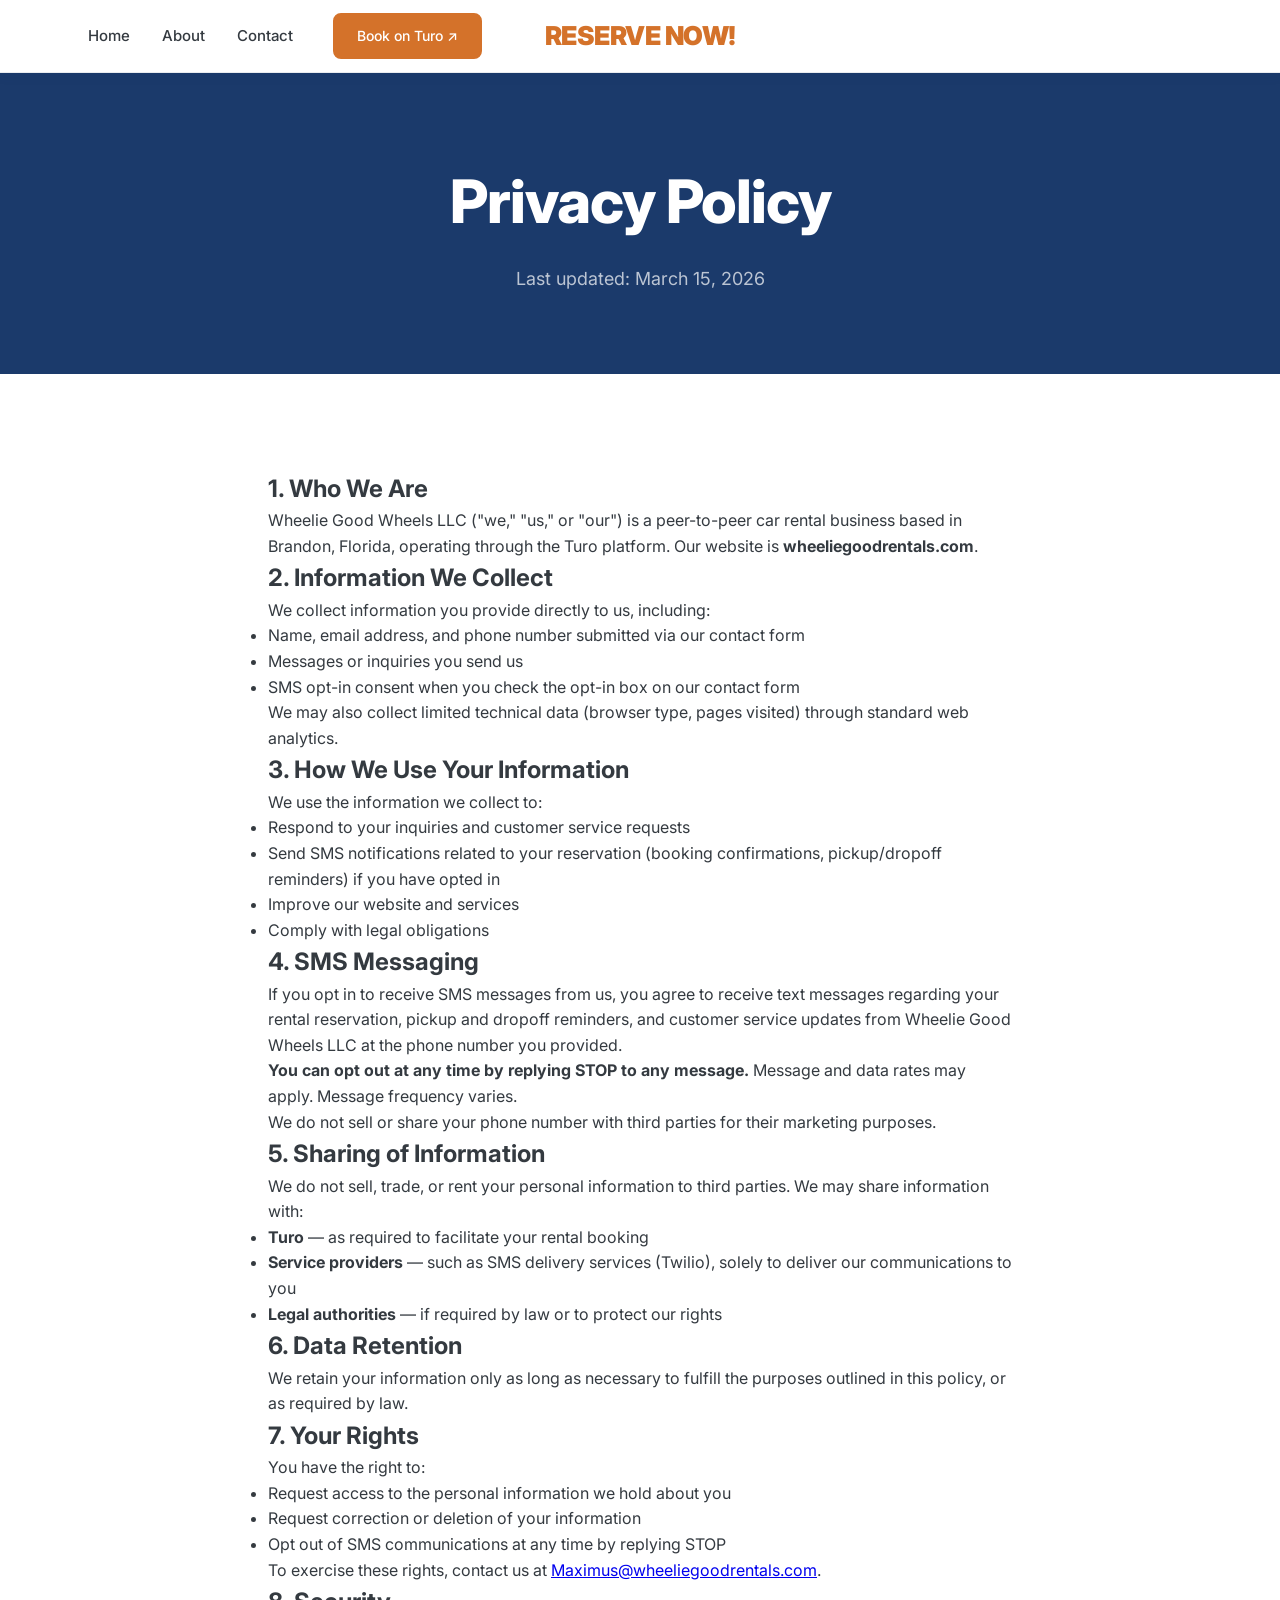
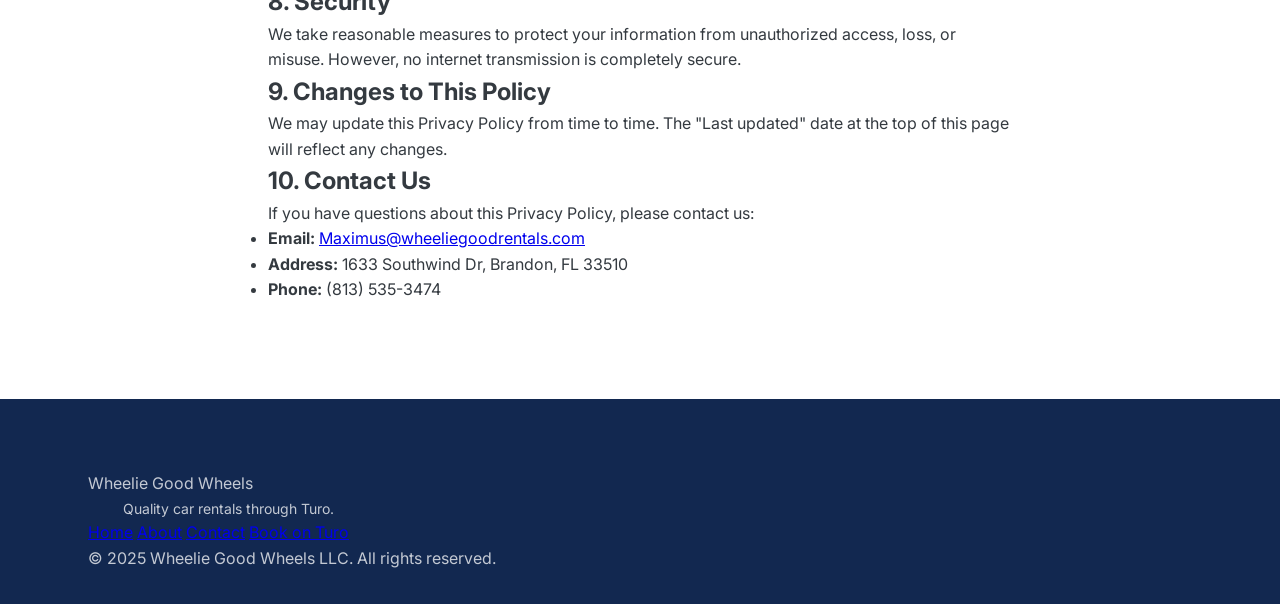
<file: privacy-policy.html>
<!DOCTYPE html>
<html lang="en">
<head>
  <meta charset="UTF-8" />
  <meta name="viewport" content="width=device-width, initial-scale=1.0" />
  <title>Privacy Policy – Wheelie Good Wheels</title>
  <meta name="description" content="Privacy Policy for Wheelie Good Wheels LLC." />
  <link rel="stylesheet" href="styles.css" />
  <link href="https://fonts.googleapis.com/css2?family=Inter:wght@400;500;600;700;800&display=swap" rel="stylesheet" />
</head>
<body>

  <!-- NAV -->
  <nav class="navbar">
    <div class="container nav-inner">
      <a href="index.html" class="logo">
        Reserve Now!
      </a>
      <ul class="nav-links">
        <li><a href="index.html">Home</a></li>
        <li><a href="about.html">About</a></li>
        <li><a href="contact.html">Contact</a></li>
        <li><a href="https://turo.com/us/en/suv-rental/united-states/brandon-fl/tesla/model-y/3444633" target="_blank" class="btn btn-primary">Book on Turo ↗</a></li>
      </ul>
      <button class="hamburger" id="hamburger" aria-label="Open menu">&#9776;</button>
    </div>
    <div class="mobile-menu" id="mobileMenu">
      <a href="index.html">Home</a>
      <a href="about.html">About</a>
      <a href="contact.html">Contact</a>
      <a href="https://turo.com/us/en/suv-rental/united-states/brandon-fl/tesla/model-y/3444633" target="_blank" class="btn btn-primary">Book on Turo</a>
    </div>
  </nav>

  <!-- PAGE HERO -->
  <section class="page-hero">
    <div class="container text-center">
      <h1>Privacy Policy</h1>
      <p>Last updated: March 15, 2026</p>
    </div>
  </section>

  <!-- CONTENT -->
  <section class="about-section">
    <div class="container" style="max-width:800px;">

      <h2>1. Who We Are</h2>
      <p>Wheelie Good Wheels LLC ("we," "us," or "our") is a peer-to-peer car rental business based in Brandon, Florida, operating through the Turo platform. Our website is <strong>wheeliegoodrentals.com</strong>.</p>

      <h2>2. Information We Collect</h2>
      <p>We collect information you provide directly to us, including:</p>
      <ul>
        <li>Name, email address, and phone number submitted via our contact form</li>
        <li>Messages or inquiries you send us</li>
        <li>SMS opt-in consent when you check the opt-in box on our contact form</li>
      </ul>
      <p>We may also collect limited technical data (browser type, pages visited) through standard web analytics.</p>

      <h2>3. How We Use Your Information</h2>
      <p>We use the information we collect to:</p>
      <ul>
        <li>Respond to your inquiries and customer service requests</li>
        <li>Send SMS notifications related to your reservation (booking confirmations, pickup/dropoff reminders) if you have opted in</li>
        <li>Improve our website and services</li>
        <li>Comply with legal obligations</li>
      </ul>

      <h2>4. SMS Messaging</h2>
      <p>If you opt in to receive SMS messages from us, you agree to receive text messages regarding your rental reservation, pickup and dropoff reminders, and customer service updates from Wheelie Good Wheels LLC at the phone number you provided.</p>
      <p><strong>You can opt out at any time by replying STOP to any message.</strong> Message and data rates may apply. Message frequency varies.</p>
      <p>We do not sell or share your phone number with third parties for their marketing purposes.</p>

      <h2>5. Sharing of Information</h2>
      <p>We do not sell, trade, or rent your personal information to third parties. We may share information with:</p>
      <ul>
        <li><strong>Turo</strong> — as required to facilitate your rental booking</li>
        <li><strong>Service providers</strong> — such as SMS delivery services (Twilio), solely to deliver our communications to you</li>
        <li><strong>Legal authorities</strong> — if required by law or to protect our rights</li>
      </ul>

      <h2>6. Data Retention</h2>
      <p>We retain your information only as long as necessary to fulfill the purposes outlined in this policy, or as required by law.</p>

      <h2>7. Your Rights</h2>
      <p>You have the right to:</p>
      <ul>
        <li>Request access to the personal information we hold about you</li>
        <li>Request correction or deletion of your information</li>
        <li>Opt out of SMS communications at any time by replying STOP</li>
      </ul>
      <p>To exercise these rights, contact us at <a href="mailto:Maximus@wheeliegoodrentals.com">Maximus@wheeliegoodrentals.com</a>.</p>

      <h2>8. Security</h2>
      <p>We take reasonable measures to protect your information from unauthorized access, loss, or misuse. However, no internet transmission is completely secure.</p>

      <h2>9. Changes to This Policy</h2>
      <p>We may update this Privacy Policy from time to time. The "Last updated" date at the top of this page will reflect any changes.</p>

      <h2>10. Contact Us</h2>
      <p>If you have questions about this Privacy Policy, please contact us:</p>
      <ul>
        <li><strong>Email:</strong> <a href="mailto:Maximus@wheeliegoodrentals.com">Maximus@wheeliegoodrentals.com</a></li>
        <li><strong>Address:</strong> 1633 Southwind Dr, Brandon, FL 33510</li>
        <li><strong>Phone:</strong> (813) 535-3474</li>
      </ul>

    </div>
  </section>

  <!-- FOOTER -->
  <footer class="footer">
    <div class="container footer-inner">
      <div class="footer-brand">
        <span class="logo-text">Wheelie Good Wheels</span>
        <p>Quality car rentals through Turo.</p>
      </div>
      <div class="footer-links">
        <a href="index.html">Home</a>
        <a href="about.html">About</a>
        <a href="contact.html">Contact</a>
        <a href="https://turo.com/us/en/suv-rental/united-states/brandon-fl/tesla/model-y/3444633" target="_blank">Book on Turo</a>
      </div>
      <p class="footer-copy">&copy; 2025 Wheelie Good Wheels LLC. All rights reserved.</p>
    </div>
  </footer>

  <script src="script.js"></script>
</body>
</html>
</file>
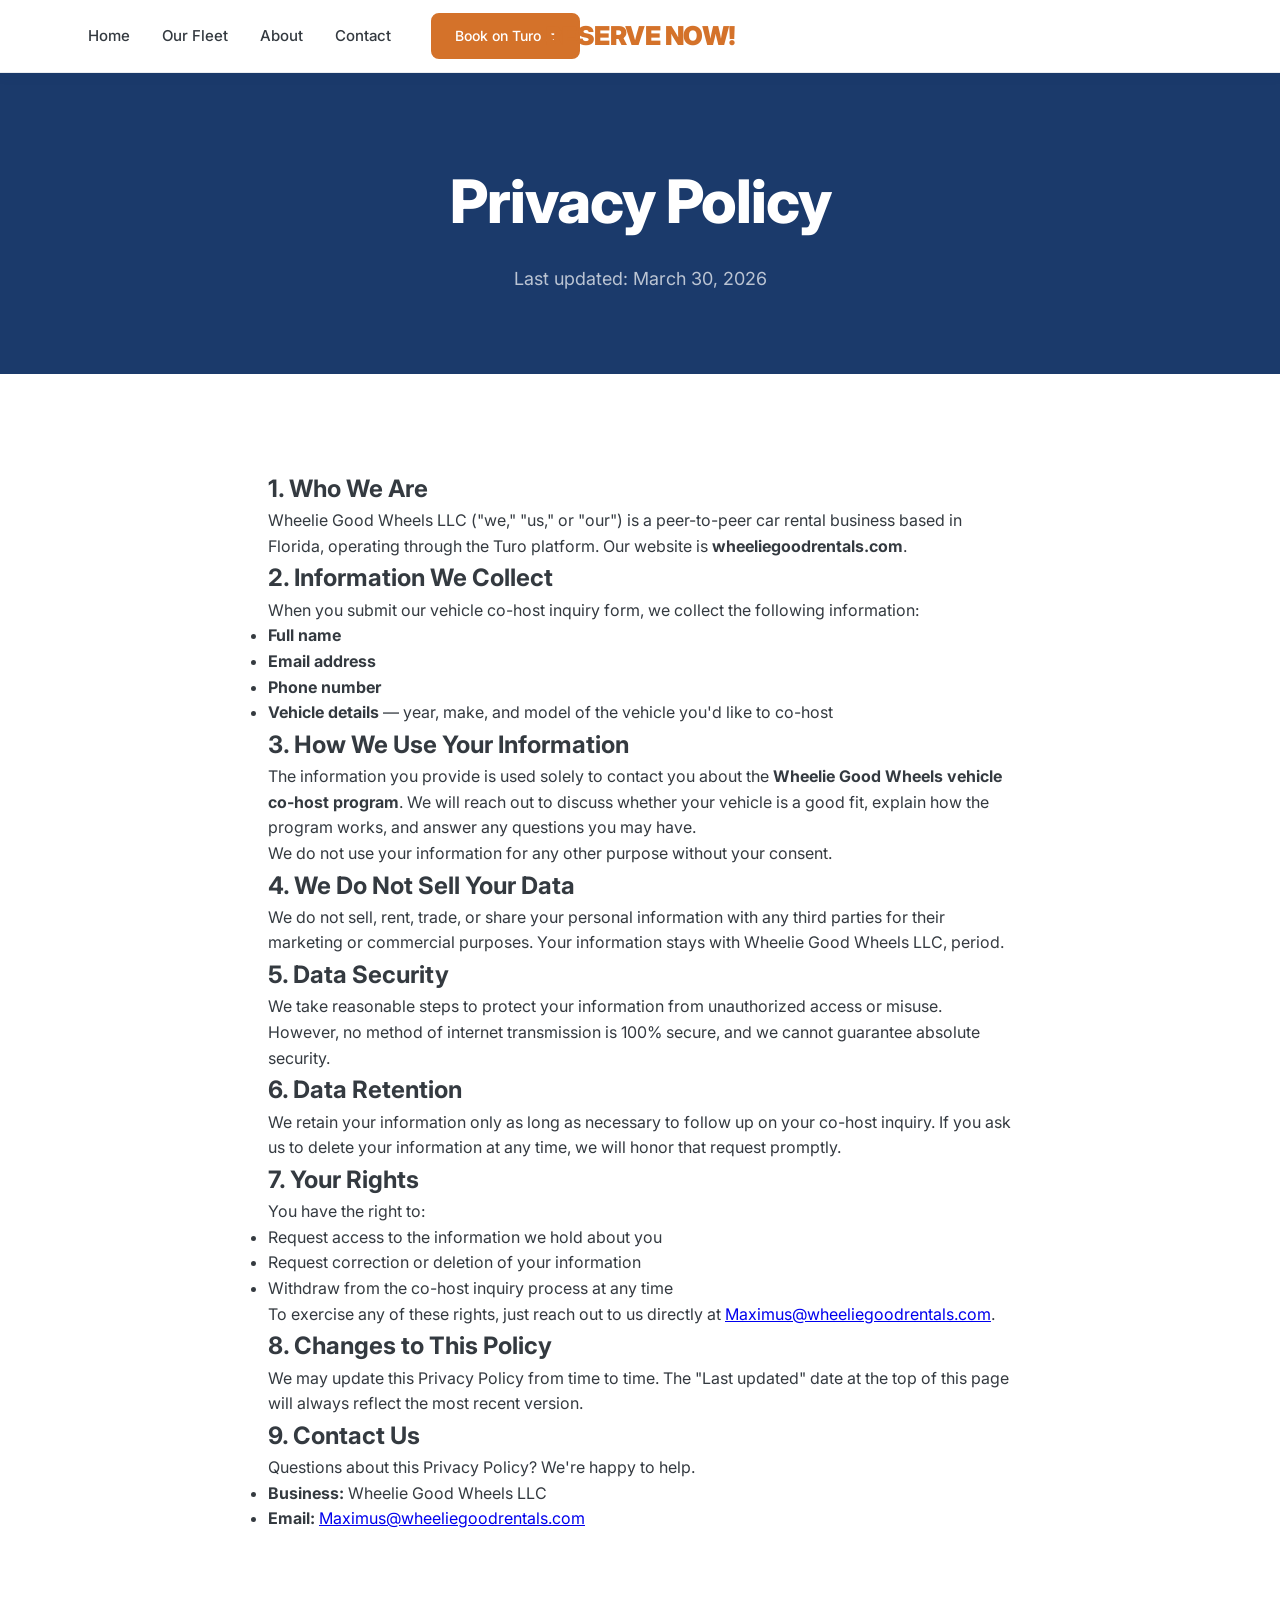
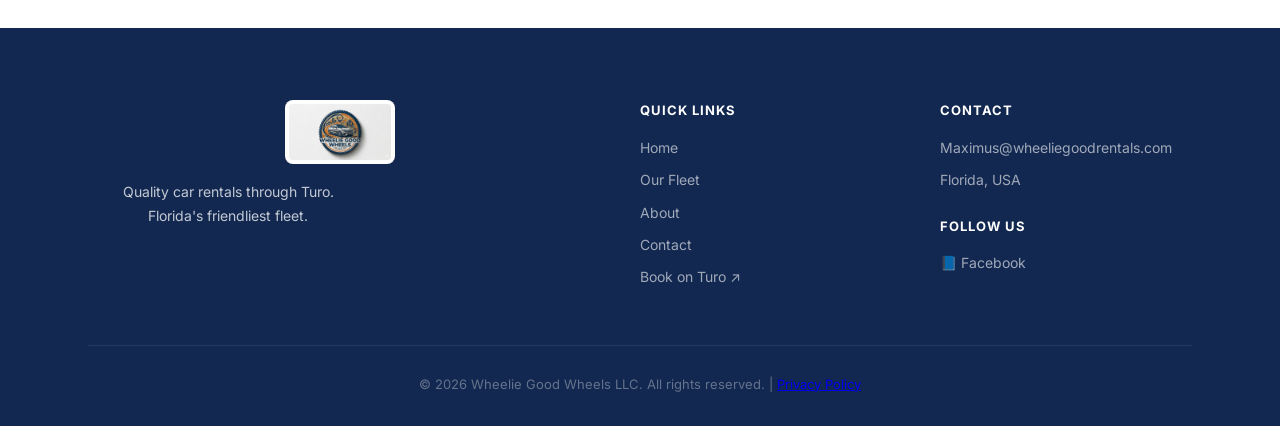
<file: privacy.html>
<!DOCTYPE html>
<html lang="en">
<head>
  <meta charset="UTF-8" />
  <meta name="viewport" content="width=device-width, initial-scale=1.0" />
  <title>Privacy Policy – Wheelie Good Wheels</title>
  <meta name="description" content="Privacy Policy for Wheelie Good Wheels LLC. Learn how we collect and use your information." />
  <link rel="stylesheet" href="styles.css" />
  <link href="https://fonts.googleapis.com/css2?family=Inter:wght@400;500;600;700;800;900&display=swap" rel="stylesheet" />
</head>
<body>

  <!-- NAV -->
  <nav class="navbar">
    <div class="container nav-inner">
      <a href="index.html" class="logo">
        Reserve Now!
      </a>
      <ul class="nav-links">
        <li><a href="index.html">Home</a></li>
        <li><a href="fleet.html">Our Fleet</a></li>
        <li><a href="about.html">About</a></li>
        <li><a href="contact.html">Contact</a></li>
        <li><a href="https://turo.com/us/en/suv-rental/united-states/brandon-fl/tesla/model-y/3444633" target="_blank" class="btn btn-primary">Book on Turo ↗</a></li>
      </ul>
      <button class="hamburger" id="hamburger" aria-label="Open menu">&#9776;</button>
    </div>
    <div class="mobile-menu" id="mobileMenu">
      <a href="index.html">Home</a>
      <a href="fleet.html">Our Fleet</a>
      <a href="about.html">About</a>
      <a href="contact.html">Contact</a>
      <a href="https://turo.com/us/en/suv-rental/united-states/brandon-fl/tesla/model-y/3444633" target="_blank" class="btn btn-primary">Book on Turo ↗</a>
    </div>
  </nav>

  <!-- PAGE HERO -->
  <section class="page-hero">
    <div class="container text-center">
      <h1>Privacy Policy</h1>
      <p>Last updated: March 30, 2026</p>
    </div>
  </section>

  <!-- CONTENT -->
  <section class="about-section">
    <div class="container" style="max-width:800px;">

      <h2>1. Who We Are</h2>
      <p>
        Wheelie Good Wheels LLC ("we," "us," or "our") is a peer-to-peer car rental business based in Florida,
        operating through the Turo platform. Our website is <strong>wheeliegoodrentals.com</strong>.
      </p>

      <h2>2. Information We Collect</h2>
      <p>
        When you submit our vehicle co-host inquiry form, we collect the following information:
      </p>
      <ul>
        <li><strong>Full name</strong></li>
        <li><strong>Email address</strong></li>
        <li><strong>Phone number</strong></li>
        <li><strong>Vehicle details</strong> — year, make, and model of the vehicle you'd like to co-host</li>
      </ul>

      <h2>3. How We Use Your Information</h2>
      <p>
        The information you provide is used solely to contact you about the <strong>Wheelie Good Wheels vehicle
        co-host program</strong>. We will reach out to discuss whether your vehicle is a good fit, explain how
        the program works, and answer any questions you may have.
      </p>
      <p>We do not use your information for any other purpose without your consent.</p>

      <h2>4. We Do Not Sell Your Data</h2>
      <p>
        We do not sell, rent, trade, or share your personal information with any third parties for their marketing
        or commercial purposes. Your information stays with Wheelie Good Wheels LLC, period.
      </p>

      <h2>5. Data Security</h2>
      <p>
        We take reasonable steps to protect your information from unauthorized access or misuse. However, no
        method of internet transmission is 100% secure, and we cannot guarantee absolute security.
      </p>

      <h2>6. Data Retention</h2>
      <p>
        We retain your information only as long as necessary to follow up on your co-host inquiry. If you ask
        us to delete your information at any time, we will honor that request promptly.
      </p>

      <h2>7. Your Rights</h2>
      <p>You have the right to:</p>
      <ul>
        <li>Request access to the information we hold about you</li>
        <li>Request correction or deletion of your information</li>
        <li>Withdraw from the co-host inquiry process at any time</li>
      </ul>
      <p>
        To exercise any of these rights, just reach out to us directly at
        <a href="mailto:Maximus@wheeliegoodrentals.com">Maximus@wheeliegoodrentals.com</a>.
      </p>

      <h2>8. Changes to This Policy</h2>
      <p>
        We may update this Privacy Policy from time to time. The "Last updated" date at the top of this page
        will always reflect the most recent version.
      </p>

      <h2>9. Contact Us</h2>
      <p>Questions about this Privacy Policy? We're happy to help.</p>
      <ul>
        <li><strong>Business:</strong> Wheelie Good Wheels LLC</li>
        <li><strong>Email:</strong> <a href="mailto:Maximus@wheeliegoodrentals.com">Maximus@wheeliegoodrentals.com</a></li>
      </ul>

    </div>
  </section>

  <!-- FOOTER -->
  <footer class="footer">
    <div class="container footer-inner">
      <div class="footer-top">
        <div class="footer-brand">
          <img src="logo.jpg" alt="Wheelie Good Wheels" class="footer-logo" />
          <p>Quality car rentals through Turo.<br/>Florida's friendliest fleet.</p>
        </div>
        <div class="footer-nav">
          <strong>Quick Links</strong>
          <a href="index.html">Home</a>
          <a href="fleet.html">Our Fleet</a>
          <a href="about.html">About</a>
          <a href="contact.html">Contact</a>
          <a href="https://turo.com/us/en/suv-rental/united-states/brandon-fl/tesla/model-y/3444633" target="_blank">Book on Turo ↗</a>
        </div>
        <div class="footer-contact">
          <strong>Contact</strong>
          <a href="mailto:Maximus@wheeliegoodrentals.com">Maximus@wheeliegoodrentals.com</a>
          <span>Florida, USA</span>
          <strong style="margin-top:14px;">Follow Us</strong>
          <a href="https://www.facebook.com/WheelieGoodWheels" target="_blank" rel="noopener noreferrer">📘 Facebook</a>
        </div>
      </div>
      <div class="footer-bottom">
        <p>&copy; 2026 Wheelie Good Wheels LLC. All rights reserved. | <a href="privacy.html">Privacy Policy</a></p>
      </div>
    </div>
  </footer>

  <script src="script.js"></script>
</body>
</html>
</file>
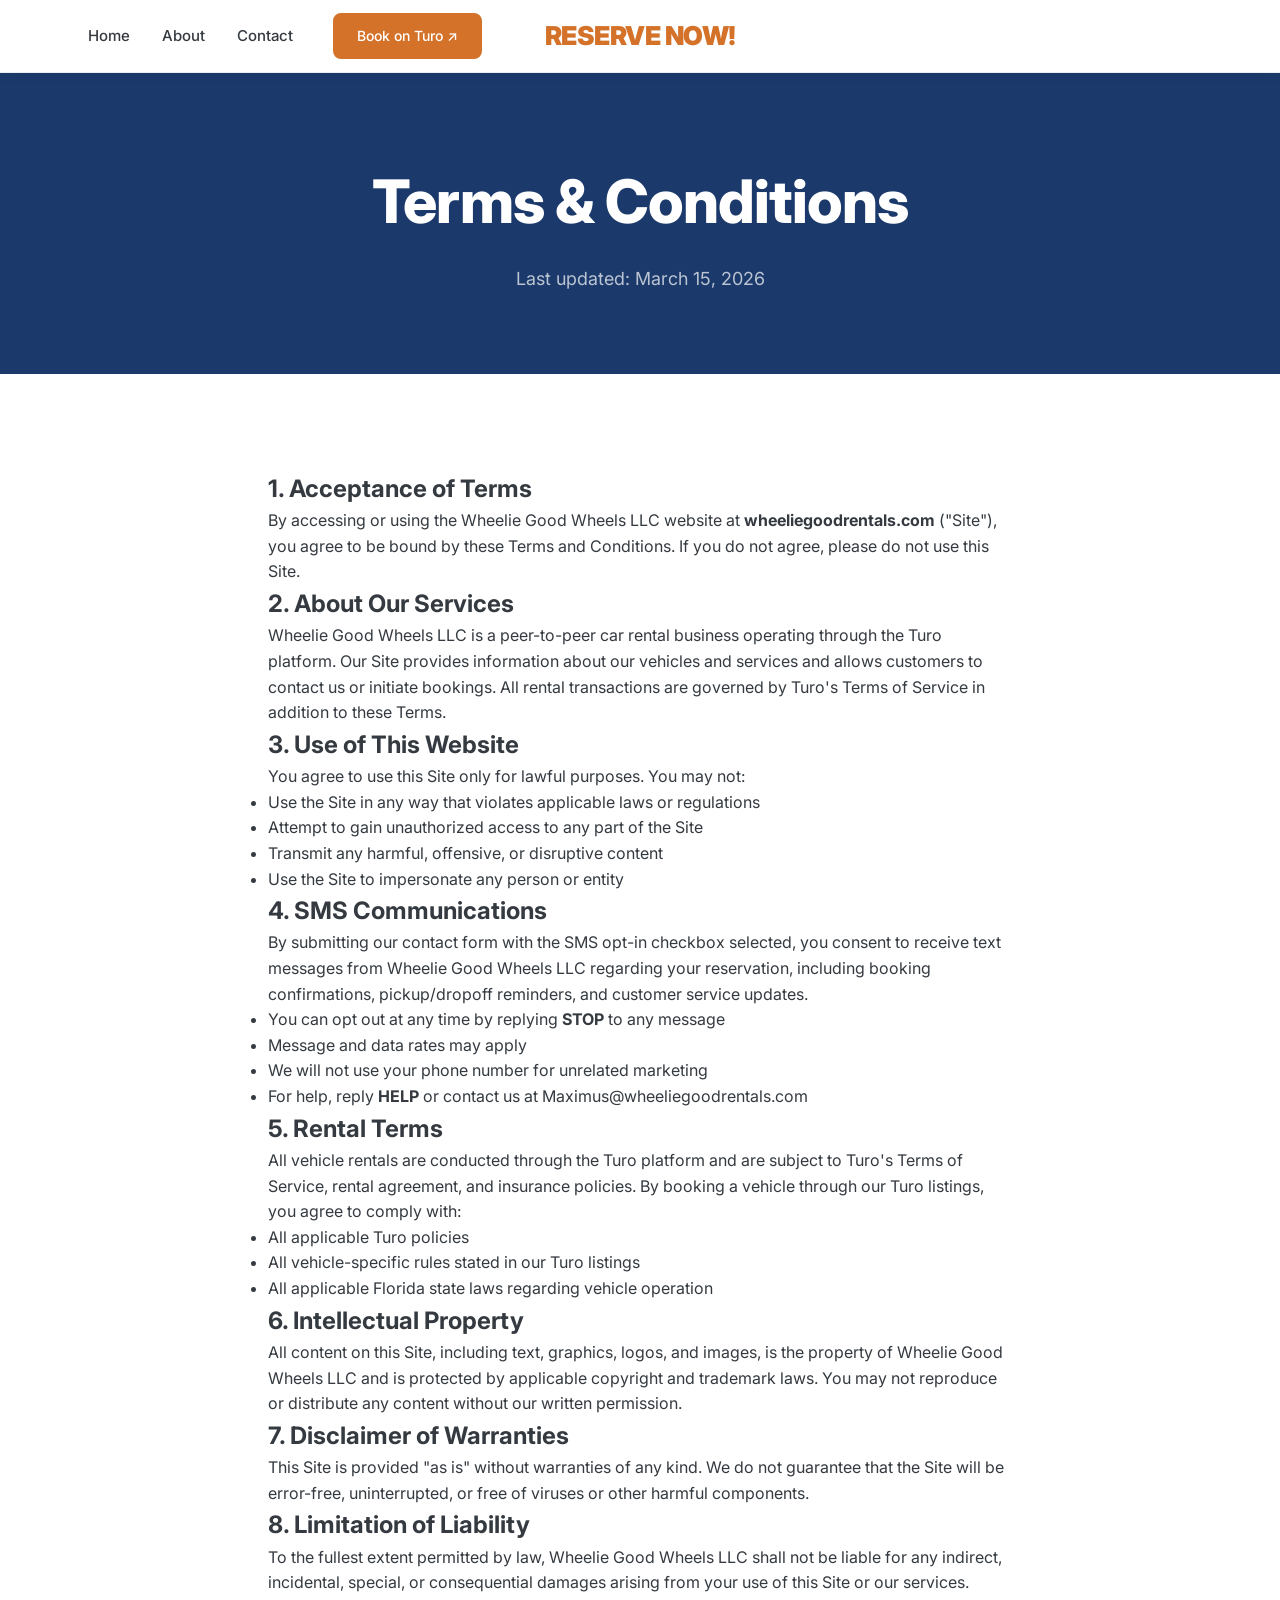
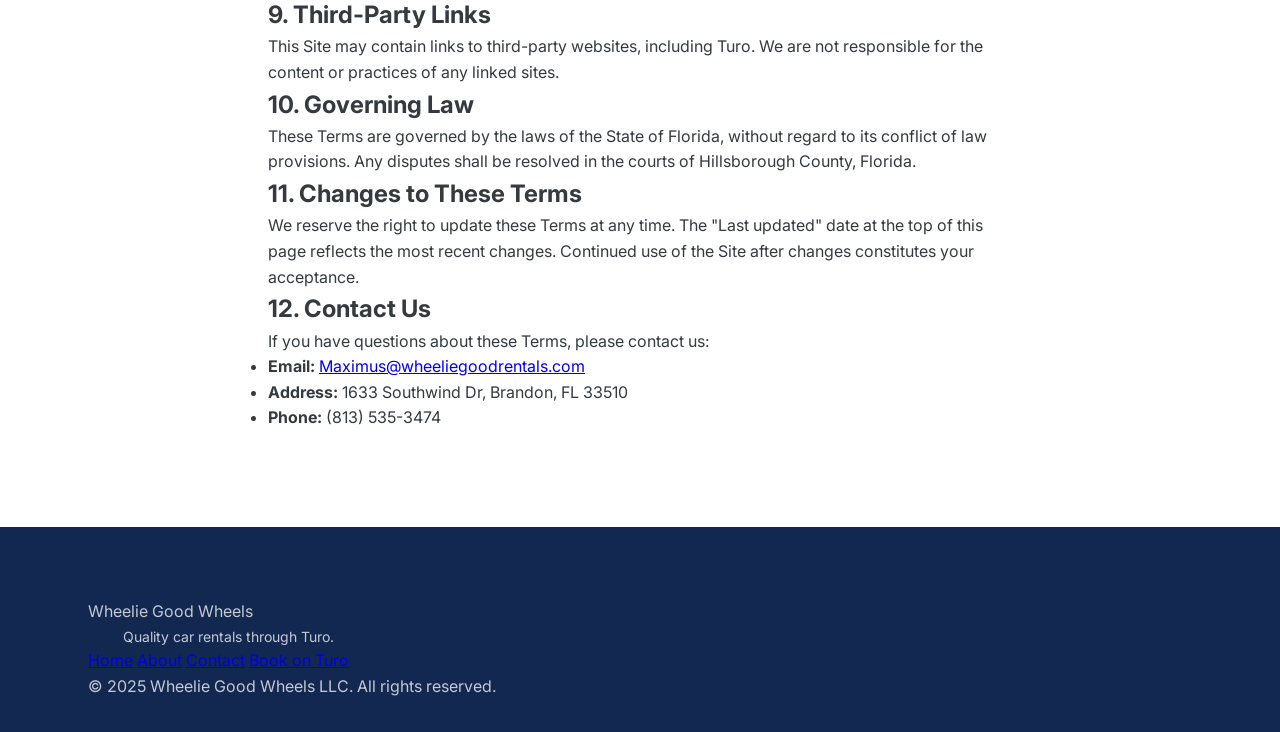
<file: terms.html>
<!DOCTYPE html>
<html lang="en">
<head>
  <meta charset="UTF-8" />
  <meta name="viewport" content="width=device-width, initial-scale=1.0" />
  <title>Terms &amp; Conditions – Wheelie Good Wheels</title>
  <meta name="description" content="Terms and Conditions for Wheelie Good Wheels LLC." />
  <link rel="stylesheet" href="styles.css" />
  <link href="https://fonts.googleapis.com/css2?family=Inter:wght@400;500;600;700;800&display=swap" rel="stylesheet" />
</head>
<body>

  <!-- NAV -->
  <nav class="navbar">
    <div class="container nav-inner">
      <a href="index.html" class="logo">
        Reserve Now!
      </a>
      <ul class="nav-links">
        <li><a href="index.html">Home</a></li>
        <li><a href="about.html">About</a></li>
        <li><a href="contact.html">Contact</a></li>
        <li><a href="https://turo.com/us/en/suv-rental/united-states/brandon-fl/tesla/model-y/3444633" target="_blank" class="btn btn-primary">Book on Turo ↗</a></li>
      </ul>
      <button class="hamburger" id="hamburger" aria-label="Open menu">&#9776;</button>
    </div>
    <div class="mobile-menu" id="mobileMenu">
      <a href="index.html">Home</a>
      <a href="about.html">About</a>
      <a href="contact.html">Contact</a>
      <a href="https://turo.com/us/en/suv-rental/united-states/brandon-fl/tesla/model-y/3444633" target="_blank" class="btn btn-primary">Book on Turo</a>
    </div>
  </nav>

  <!-- PAGE HERO -->
  <section class="page-hero">
    <div class="container text-center">
      <h1>Terms &amp; Conditions</h1>
      <p>Last updated: March 15, 2026</p>
    </div>
  </section>

  <!-- CONTENT -->
  <section class="about-section">
    <div class="container" style="max-width:800px;">

      <h2>1. Acceptance of Terms</h2>
      <p>By accessing or using the Wheelie Good Wheels LLC website at <strong>wheeliegoodrentals.com</strong> ("Site"), you agree to be bound by these Terms and Conditions. If you do not agree, please do not use this Site.</p>

      <h2>2. About Our Services</h2>
      <p>Wheelie Good Wheels LLC is a peer-to-peer car rental business operating through the Turo platform. Our Site provides information about our vehicles and services and allows customers to contact us or initiate bookings. All rental transactions are governed by Turo's Terms of Service in addition to these Terms.</p>

      <h2>3. Use of This Website</h2>
      <p>You agree to use this Site only for lawful purposes. You may not:</p>
      <ul>
        <li>Use the Site in any way that violates applicable laws or regulations</li>
        <li>Attempt to gain unauthorized access to any part of the Site</li>
        <li>Transmit any harmful, offensive, or disruptive content</li>
        <li>Use the Site to impersonate any person or entity</li>
      </ul>

      <h2>4. SMS Communications</h2>
      <p>By submitting our contact form with the SMS opt-in checkbox selected, you consent to receive text messages from Wheelie Good Wheels LLC regarding your reservation, including booking confirmations, pickup/dropoff reminders, and customer service updates.</p>
      <ul>
        <li>You can opt out at any time by replying <strong>STOP</strong> to any message</li>
        <li>Message and data rates may apply</li>
        <li>We will not use your phone number for unrelated marketing</li>
        <li>For help, reply <strong>HELP</strong> or contact us at Maximus@wheeliegoodrentals.com</li>
      </ul>

      <h2>5. Rental Terms</h2>
      <p>All vehicle rentals are conducted through the Turo platform and are subject to Turo's Terms of Service, rental agreement, and insurance policies. By booking a vehicle through our Turo listings, you agree to comply with:</p>
      <ul>
        <li>All applicable Turo policies</li>
        <li>All vehicle-specific rules stated in our Turo listings</li>
        <li>All applicable Florida state laws regarding vehicle operation</li>
      </ul>

      <h2>6. Intellectual Property</h2>
      <p>All content on this Site, including text, graphics, logos, and images, is the property of Wheelie Good Wheels LLC and is protected by applicable copyright and trademark laws. You may not reproduce or distribute any content without our written permission.</p>

      <h2>7. Disclaimer of Warranties</h2>
      <p>This Site is provided "as is" without warranties of any kind. We do not guarantee that the Site will be error-free, uninterrupted, or free of viruses or other harmful components.</p>

      <h2>8. Limitation of Liability</h2>
      <p>To the fullest extent permitted by law, Wheelie Good Wheels LLC shall not be liable for any indirect, incidental, special, or consequential damages arising from your use of this Site or our services.</p>

      <h2>9. Third-Party Links</h2>
      <p>This Site may contain links to third-party websites, including Turo. We are not responsible for the content or practices of any linked sites.</p>

      <h2>10. Governing Law</h2>
      <p>These Terms are governed by the laws of the State of Florida, without regard to its conflict of law provisions. Any disputes shall be resolved in the courts of Hillsborough County, Florida.</p>

      <h2>11. Changes to These Terms</h2>
      <p>We reserve the right to update these Terms at any time. The "Last updated" date at the top of this page reflects the most recent changes. Continued use of the Site after changes constitutes your acceptance.</p>

      <h2>12. Contact Us</h2>
      <p>If you have questions about these Terms, please contact us:</p>
      <ul>
        <li><strong>Email:</strong> <a href="mailto:Maximus@wheeliegoodrentals.com">Maximus@wheeliegoodrentals.com</a></li>
        <li><strong>Address:</strong> 1633 Southwind Dr, Brandon, FL 33510</li>
        <li><strong>Phone:</strong> (813) 535-3474</li>
      </ul>

    </div>
  </section>

  <!-- FOOTER -->
  <footer class="footer">
    <div class="container footer-inner">
      <div class="footer-brand">
        <span class="logo-text">Wheelie Good Wheels</span>
        <p>Quality car rentals through Turo.</p>
      </div>
      <div class="footer-links">
        <a href="index.html">Home</a>
        <a href="about.html">About</a>
        <a href="contact.html">Contact</a>
        <a href="https://turo.com/us/en/suv-rental/united-states/brandon-fl/tesla/model-y/3444633" target="_blank">Book on Turo</a>
      </div>
      <p class="footer-copy">&copy; 2025 Wheelie Good Wheels LLC. All rights reserved.</p>
    </div>
  </footer>

  <script src="script.js"></script>
</body>
</html>
</file>
<file: styles.css>
/* ===========================
   WHEELIE GOOD WHEELS - CSS v2
   Navy #1B3A6B | Orange #D4722A | White #FFFFFF
   =========================== */

*, *::before, *::after { box-sizing: border-box; margin: 0; padding: 0; }

:root {
  --navy: #1B3A6B;
  --navy-dark: #122850;
  --orange: #D4722A;
  --orange-dark: #B85E1E;
  --white: #FFFFFF;
  --off-white: #F8F9FA;
  --gray-100: #F1F3F5;
  --gray-200: #E9ECEF;
  --gray-400: #ADB5BD;
  --gray-600: #6C757D;
  --gray-800: #343A40;
  --font: 'Inter', -apple-system, BlinkMacSystemFont, sans-serif;
  --radius: 12px;
  --radius-lg: 20px;
  --shadow: 0 4px 24px rgba(27,58,107,0.10);
  --shadow-lg: 0 12px 48px rgba(27,58,107,0.18);
}

html { scroll-behavior: smooth; }
body { font-family: var(--font); color: var(--gray-800); background: var(--white); line-height: 1.6; -webkit-font-smoothing: antialiased; }

/* ---- UTILITY ---- */
.container { max-width: 1160px; margin: 0 auto; padding: 0 28px; }
.text-center { text-align: center; }
.mt-48 { margin-top: 48px; }

/* ---- BUTTONS ---- */
.btn {
  display: inline-block;
  padding: 13px 26px;
  border-radius: 8px;
  font-weight: 600;
  font-size: 15px;
  text-decoration: none;
  cursor: pointer;
  transition: all 0.2s ease;
  border: 2px solid transparent;
}
.btn-primary { background: var(--orange); color: var(--white); border-color: var(--orange); }
.btn-primary:hover { background: var(--orange-dark); border-color: var(--orange-dark); transform: translateY(-2px); box-shadow: 0 6px 20px rgba(212,114,42,0.4); }
.btn-outline { background: transparent; color: var(--navy); border-color: var(--navy); }
.btn-outline:hover { background: var(--navy); color: var(--white); transform: translateY(-2px); }
.btn-white-outline { background: transparent; color: var(--white); border-color: rgba(255,255,255,0.7); }
.btn-white-outline:hover { background: rgba(255,255,255,0.15); border-color: var(--white); }
.btn-lg { padding: 16px 36px; font-size: 16px; border-radius: 10px; }
.btn-xl { padding: 20px 48px; font-size: 18px; font-weight: 700; border-radius: 12px; }

/* ---- SECTION HEADER ---- */
.section-header { text-align: center; margin-bottom: 56px; }
.section-title { font-size: clamp(28px, 4vw, 44px); font-weight: 800; letter-spacing: -0.5px; color: var(--navy); margin-bottom: 14px; }
.section-sub { font-size: 17px; color: var(--gray-600); max-width: 540px; margin: 0 auto; }

/* ---- NAVBAR ---- */
.navbar { position: sticky; top: 0; z-index: 100; background: var(--white); border-bottom: 1px solid var(--gray-200); box-shadow: 0 2px 12px rgba(27,58,107,0.08); }
.nav-inner { display: flex; align-items: center; justify-content: space-between; height: 72px; position: relative; }
.logo img { height: 56px; width: auto; display: block; }
.logo { text-decoration: none; font-size: 26px; font-weight: 900; color: var(--orange); letter-spacing: -0.5px; text-transform: uppercase; transition: opacity 0.2s; position: absolute; left: 50%; transform: translateX(-50%); white-space: nowrap; }
.logo:hover { opacity: 0.85; }
.nav-links { display: flex; align-items: center; gap: 32px; list-style: none; }
.nav-links a { text-decoration: none; color: var(--gray-800); font-weight: 500; font-size: 15px; transition: color 0.2s; }
.nav-links a:hover, .nav-links a.active { color: var(--orange); }
.nav-links .btn { color: var(--white); margin-left: 8px; padding: 10px 22px; font-size: 14px; }
.hamburger { display: none; background: none; border: none; color: var(--navy); font-size: 26px; cursor: pointer; }
.mobile-menu { display: none; flex-direction: column; gap: 4px; background: var(--white); padding: 12px 28px 20px; border-top: 1px solid var(--gray-200); }
.mobile-menu a { text-decoration: none; color: var(--gray-800); font-weight: 500; font-size: 16px; padding: 10px 0; border-bottom: 1px solid var(--gray-100); }
.mobile-menu .btn { margin-top: 12px; text-align: center; color: var(--white); border-bottom: none; }
.mobile-menu.open { display: flex; }
@media (max-width: 820px) { .nav-links { display: none; } .hamburger { display: block; } }

/* ---- HERO ---- */
.hero { position: relative; height: 72vw; max-height: 90vh; overflow: hidden; }
.hero-bg {
  position: absolute; inset: 0;
  background-color: var(--navy-dark);
  z-index: 0;
}
.hero-overlay {
  position: absolute; inset: 0;
  background: linear-gradient(135deg, rgba(15,30,60,0.80) 0%, rgba(15,30,60,0.60) 50%, rgba(15,30,60,0.72) 100%);
  z-index: 1;
}
.hero-logo-watermark {
  position: absolute; inset: 0;
  z-index: 2;
  display: flex;
  align-items: flex-start;
  justify-content: center;
  overflow: hidden;
  pointer-events: none;
}
.hero-logo-watermark img {
  width: 132vw;
  max-width: 1900px;
  min-width: 800px;
  margin-top: -4%;
  opacity: 0.18;
  mix-blend-mode: screen;
}
/* hero-inner removed */
.hero-content { max-width: 640px; }
.hero-badge-pill {
  display: inline-block;
  background: rgba(212,114,42,0.25);
  border: 1px solid rgba(212,114,42,0.6);
  color: #FFB380;
  font-size: 13px;
  font-weight: 600;
  padding: 6px 16px;
  border-radius: 999px;
  margin-bottom: 24px;
  letter-spacing: 0.3px;
}
.hero-content h1 {
  font-size: clamp(44px, 7vw, 80px);
  font-weight: 900;
  line-height: 1.05;
  letter-spacing: -2px;
  color: var(--white);
  margin-bottom: 24px;
}
.hero-content h1 .highlight { color: var(--orange); }
.hero-sub { font-size: 19px; color: rgba(255,255,255,0.80); max-width: 500px; margin-bottom: 40px; line-height: 1.7; }
.hero-buttons { display: flex; gap: 16px; flex-wrap: wrap; margin-bottom: 48px; }
.hero-stats { display: flex; align-items: center; gap: 20px; }
.stat { display: flex; flex-direction: column; }
.stat strong { font-size: 20px; font-weight: 800; color: var(--white); line-height: 1; }
.stat span { font-size: 12px; color: rgba(255,255,255,0.6); text-transform: uppercase; letter-spacing: 0.5px; margin-top: 3px; }
.stat-divider { width: 1px; height: 36px; background: rgba(255,255,255,0.2); }
@media (max-width: 600px) { .hero { min-height: 85vh; } .hero-content h1 { letter-spacing: -1px; } }

/* ---- TRUST BAR ---- */
.hero-buttons-bar { background: var(--navy-dark); padding: 48px 0 56px; }
.hero-buttons-inner { display: flex; gap: 20px; justify-content: center; flex-wrap: wrap; }
.trust-bar { background: var(--navy); padding: 18px 0; }
.trust-inner { display: flex; align-items: center; justify-content: center; gap: 36px; flex-wrap: wrap; }
.trust-item { color: rgba(255,255,255,0.88); font-size: 14px; font-weight: 500; white-space: nowrap; }
@media (max-width: 600px) { .trust-inner { gap: 18px; } }

/* ---- FLEET ---- */
.fleet { padding: 100px 0; background: var(--off-white); }
.fleet-grid { display: grid; grid-template-columns: repeat(auto-fit, minmax(300px, 1fr)); gap: 28px; }
.fleet-card { background: var(--white); border-radius: var(--radius-lg); overflow: hidden; box-shadow: var(--shadow); transition: transform 0.25s, box-shadow 0.25s; }
.fleet-card:hover { transform: translateY(-6px); box-shadow: var(--shadow-lg); }
.fleet-img-wrap { position: relative; overflow: hidden; height: 220px; }
.fleet-img-wrap img { width: 100%; height: 100%; object-fit: cover; transition: transform 0.4s; }
.fleet-card:hover .fleet-img-wrap img { transform: scale(1.05); }
.fleet-tag {
  position: absolute; top: 14px; left: 14px;
  background: var(--orange); color: var(--white);
  font-size: 12px; font-weight: 700;
  padding: 4px 12px; border-radius: 999px;
  text-transform: uppercase; letter-spacing: 0.5px;
}
.fleet-tag-soon { background: var(--gray-600); }
.fleet-info { padding: 24px; }
.fleet-info h3 { font-size: 20px; font-weight: 700; color: var(--navy); margin-bottom: 8px; }
.fleet-info p { color: var(--gray-600); font-size: 14px; margin-bottom: 20px; line-height: 1.6; }

/* ---- FEATURES ---- */
.features { padding: 100px 0; background: var(--white); }
.features-grid { display: grid; grid-template-columns: repeat(auto-fit, minmax(240px, 1fr)); gap: 24px; }
.feature-card { background: var(--off-white); border-radius: var(--radius); padding: 36px 28px; border: 1px solid var(--gray-200); transition: all 0.2s; }
.feature-card:hover { border-color: var(--orange); box-shadow: 0 6px 24px rgba(212,114,42,0.12); transform: translateY(-3px); }
.feature-icon { font-size: 36px; margin-bottom: 18px; }
.feature-card h3 { font-size: 18px; font-weight: 700; color: var(--navy); margin-bottom: 10px; }
.feature-card p { color: var(--gray-600); font-size: 15px; line-height: 1.65; }

/* ---- HOW IT WORKS ---- */
.how-it-works { padding: 100px 0; background: var(--navy); }

/* CO-HOST */
.cohost { padding: 100px 0; background: linear-gradient(135deg, #0a1628 0%, #1b3a6b 100%); }
.cohost-grid { display: grid; grid-template-columns: repeat(auto-fit, minmax(220px, 1fr)); gap: 24px; margin: 56px 0 48px; }
.cohost-card { background: rgba(255,255,255,0.06); border: 1px solid rgba(255,255,255,0.1); border-radius: 16px; padding: 36px 28px; transition: transform 0.25s, background 0.25s; }
.cohost-card:hover { transform: translateY(-4px); background: rgba(255,255,255,0.10); }
.cohost-icon { font-size: 36px; margin-bottom: 16px; }
.cohost-card h3 { font-size: 18px; font-weight: 700; color: var(--orange); margin-bottom: 12px; }
.cohost-card p { font-size: 14px; color: rgba(255,255,255,0.78); line-height: 1.7; }
.cohost-cta { text-align: center; padding-top: 16px; }
.cohost-cta p { color: rgba(255,255,255,0.7); font-size: 16px; margin-bottom: 20px; }
.how-it-works .section-title { color: var(--white); }
.how-it-works .section-sub { color: rgba(255,255,255,0.65); }
.steps { display: flex; align-items: flex-start; justify-content: center; gap: 16px; flex-wrap: wrap; margin-top: 0; }
.step { flex: 1; min-width: 200px; max-width: 260px; text-align: center; padding: 32px 16px; }
.step-num { width: 64px; height: 64px; background: var(--orange); color: var(--white); border-radius: 50%; font-size: 24px; font-weight: 800; display: flex; align-items: center; justify-content: center; margin: 0 auto 20px; box-shadow: 0 6px 20px rgba(212,114,42,0.4); }
.step h3 { font-size: 18px; font-weight: 700; color: var(--white); margin-bottom: 10px; }
.step p { color: rgba(255,255,255,0.65); font-size: 15px; line-height: 1.65; }
.step-arrow { font-size: 28px; color: rgba(255,255,255,0.25); align-self: center; padding-bottom: 32px; }
.how-it-works .btn-primary { box-shadow: 0 8px 28px rgba(212,114,42,0.45); }
@media (max-width: 640px) { .step-arrow { display: none; } }

/* ---- CTA BANNER ---- */
.cta-banner { position: relative; padding: 100px 0; overflow: hidden; }
.cta-bg {
  position: absolute; inset: 0;
  background-image: url('https://images.unsplash.com/photo-1449965408869-eaa3f722e40d?w=1600&q=80');
  background-size: cover; background-position: center;
  filter: brightness(0.35);
  z-index: 0;
}
.cta-inner { position: relative; z-index: 1; }
.cta-banner h2 { font-size: clamp(32px, 5vw, 56px); font-weight: 900; color: var(--white); margin-bottom: 16px; letter-spacing: -1px; }
.cta-banner p { font-size: 18px; color: rgba(255,255,255,0.78); margin-bottom: 40px; max-width: 480px; margin-left: auto; margin-right: auto; }

/* ---- FOOTER ---- */
.footer { background: var(--navy-dark); color: rgba(255,255,255,0.75); padding: 72px 0 32px; }
.footer-top { display: grid; grid-template-columns: 2fr 1fr 1fr; gap: 48px; margin-bottom: 56px; }
@media (max-width: 768px) { .footer-top { grid-template-columns: 1fr; gap: 36px; } }
.footer-logo { height: 64px; width: auto; margin-bottom: 16px; border-radius: 8px; background: var(--white); padding: 4px; display: block; margin-left: auto; margin-right: auto; }
.footer-brand p { font-size: 14px; line-height: 1.7; max-width: 280px; text-align: center; }
.footer-nav, .footer-contact { display: flex; flex-direction: column; gap: 10px; }
.footer-nav strong, .footer-contact strong { color: var(--white); font-size: 13px; text-transform: uppercase; letter-spacing: 1px; margin-bottom: 6px; }
.footer-nav a, .footer-contact a, .footer-contact span { color: rgba(255,255,255,0.6); text-decoration: none; font-size: 14px; transition: color 0.2s; }
.footer-nav a:hover, .footer-contact a:hover { color: var(--orange); }
.footer-bottom { border-top: 1px solid rgba(255,255,255,0.08); padding-top: 28px; text-align: center; font-size: 13px; color: rgba(255,255,255,0.35); }

/* ---- PAGE HERO ---- */
.page-hero { background: var(--navy); color: var(--white); padding: 80px 0; text-align: center; }
.page-hero h1 { font-size: clamp(36px, 5vw, 60px); font-weight: 800; letter-spacing: -1px; margin-bottom: 16px; }
.page-hero p { font-size: 18px; color: rgba(255,255,255,0.70); max-width: 520px; margin: 0 auto; }

/* ---- ABOUT PAGE ---- */
.about-section { padding: 96px 0; }
.about-grid { display: grid; grid-template-columns: 1fr 1fr; gap: 64px; align-items: start; }
@media (max-width: 768px) { .about-grid { grid-template-columns: 1fr; gap: 48px; } }
.about-text h2 { font-size: 32px; font-weight: 800; color: var(--navy); margin-bottom: 20px; }
.about-text p { color: var(--gray-600); font-size: 16px; margin-bottom: 18px; line-height: 1.8; }
.about-text p strong { color: var(--gray-800); }
.about-values { display: flex; flex-direction: column; gap: 20px; }
.value-card { background: var(--off-white); border-radius: var(--radius); padding: 24px; display: flex; gap: 16px; align-items: flex-start; border: 1px solid var(--gray-200); }
.value-icon { font-size: 28px; flex-shrink: 0; }
.value-card h3 { font-size: 16px; font-weight: 700; color: var(--navy); margin-bottom: 6px; }
.value-card p { color: var(--gray-600); font-size: 14px; line-height: 1.6; }

/* ---- CONTACT PAGE ---- */
.contact-section { padding: 96px 0; }
.contact-grid { display: grid; grid-template-columns: 1fr 1.4fr; gap: 64px; align-items: start; }
@media (max-width: 768px) { .contact-grid { grid-template-columns: 1fr; gap: 48px; } }
.contact-info h2 { font-size: 30px; font-weight: 800; color: var(--navy); margin-bottom: 16px; }
.contact-info > p { color: var(--gray-600); margin-bottom: 36px; line-height: 1.75; }
.contact-item { display: flex; gap: 16px; align-items: flex-start; margin-bottom: 28px; }
.contact-icon { font-size: 24px; flex-shrink: 0; margin-top: 2px; }
.contact-item strong { display: block; font-weight: 700; font-size: 13px; text-transform: uppercase; letter-spacing: 0.5px; margin-bottom: 4px; color: var(--navy); }
.contact-item a, .contact-item span { color: var(--gray-600); text-decoration: none; font-size: 15px; }
.contact-item a:hover { color: var(--orange); }
.contact-form-wrap { background: var(--off-white); border-radius: 16px; padding: 44px; border: 1px solid var(--gray-200); }
.form-group { margin-bottom: 20px; }
.form-group label { display: block; font-weight: 600; font-size: 14px; margin-bottom: 8px; color: var(--gray-800); }
.form-group input, .form-group textarea { width: 100%; padding: 13px 16px; border: 2px solid var(--gray-200); border-radius: 8px; font-size: 15px; font-family: var(--font); background: var(--white); transition: border-color 0.2s; color: var(--gray-800); }
.form-group input:focus, .form-group textarea:focus { outline: none; border-color: var(--orange); }
.form-group textarea { resize: vertical; }
.form-check { margin-bottom: 24px; }
.checkbox-label { display: flex; align-items: flex-start; gap: 12px; cursor: pointer; }
.checkbox-label input[type="checkbox"] { width: 18px; height: 18px; margin-top: 2px; flex-shrink: 0; accent-color: var(--orange); cursor: pointer; }
.checkbox-label span { font-size: 13px; color: var(--gray-600); line-height: 1.6; }
.form-note { margin-top: 14px; text-align: center; font-size: 13px; color: var(--gray-400); }
.form-note a { color: var(--orange); text-decoration: underline; }

/* ===========================
   MOBILE OPTIMIZATIONS
   =========================== */

/* ---- GLOBAL MOBILE ---- */
@media (max-width: 480px) {
  .container { padding: 0 16px; }
  .btn-xl { padding: 16px 32px; font-size: 16px; }
  .btn-lg { padding: 14px 24px; font-size: 15px; }
  .section-header { margin-bottom: 36px; }
  .section-sub { font-size: 15px; }
}

/* ---- NAVBAR MOBILE ---- */
@media (max-width: 480px) {
  .nav-inner { height: 60px; }
  .logo img { height: 44px; }
  .hamburger { font-size: 22px; }
  .mobile-menu { padding: 8px 16px 16px; }
  .mobile-menu a { font-size: 15px; padding: 10px 0; }
}

/* ---- HERO MOBILE ---- */
@media (max-width: 768px) {
  .hero { min-height: 100svh; }
  .hero-inner { padding: 80px 0 60px; }
  .hero-content h1 { font-size: clamp(36px, 10vw, 56px); letter-spacing: -1px; margin-bottom: 16px; }
  .hero-sub { font-size: 16px; margin-bottom: 28px; }
  .hero-buttons { flex-direction: column; gap: 12px; }
  .hero-buttons .btn { width: 100%; text-align: center; }
  .hero-stats { gap: 14px; flex-wrap: wrap; }
  .stat strong { font-size: 18px; }
}

@media (max-width: 480px) {
  .hero-inner { padding: 70px 0 48px; }
  .hero-badge-pill { font-size: 12px; margin-bottom: 16px; }
  .hero-content h1 { font-size: clamp(32px, 9vw, 44px); }
  .hero-sub { font-size: 15px; }
  .hero-stats { display: none; }
}

/* ---- TRUST BAR MOBILE ---- */
@media (max-width: 480px) {
  .trust-bar { padding: 14px 0; }
  .trust-item { font-size: 12px; }
  .trust-inner { gap: 12px; justify-content: flex-start; padding: 0 16px; overflow-x: auto; flex-wrap: nowrap; }
}

/* ---- FLEET MOBILE ---- */
@media (max-width: 768px) {
  .fleet { padding: 64px 0; }
  .fleet-grid { grid-template-columns: 1fr; gap: 20px; }
  .fleet-img-wrap { height: 200px; }
}

@media (max-width: 480px) {
  .fleet { padding: 48px 0; }
  .fleet-img-wrap { height: 180px; }
  .fleet-info { padding: 20px; }
  .fleet-info h3 { font-size: 18px; }
}

/* ---- FEATURES MOBILE ---- */
@media (max-width: 768px) {
  .features { padding: 64px 0; }
  .features-grid { grid-template-columns: 1fr 1fr; gap: 16px; }
  .feature-card { padding: 24px 18px; }
  .feature-icon { font-size: 28px; margin-bottom: 12px; }
  .feature-card h3 { font-size: 15px; }
  .feature-card p { font-size: 13px; }
}

@media (max-width: 480px) {
  .features { padding: 48px 0; }
  .features-grid { grid-template-columns: 1fr; gap: 14px; }
  .feature-card { padding: 22px 18px; }
}

/* ---- HOW IT WORKS MOBILE ---- */
@media (max-width: 768px) {
  .how-it-works { padding: 64px 0; }
  .steps { flex-direction: column; align-items: center; gap: 0; }
  .step { max-width: 100%; width: 100%; padding: 24px 20px; text-align: left; display: flex; gap: 20px; align-items: flex-start; }
  .step-num { width: 50px; height: 50px; font-size: 20px; flex-shrink: 0; margin: 0; }
  .step-content { flex: 1; }
  .step h3 { font-size: 17px; margin-bottom: 6px; }
  .step p { font-size: 14px; }
  .step-arrow { display: none; }
  .how-it-works .mt-48 { margin-top: 32px; }
}

@media (max-width: 480px) {
  .how-it-works { padding: 48px 0; }
}

/* ---- CTA BANNER MOBILE ---- */
@media (max-width: 768px) {
  .cta-banner { padding: 64px 0; }
  .cta-banner h2 { font-size: clamp(28px, 7vw, 44px); }
  .cta-banner p { font-size: 16px; }
}

@media (max-width: 480px) {
  .cta-banner { padding: 48px 0; }
  .cta-banner .btn-xl { width: 100%; }
}

/* ---- FOOTER MOBILE ---- */
@media (max-width: 768px) {
  .footer { padding: 48px 0 24px; }
  .footer-top { margin-bottom: 36px; gap: 28px; }
  .footer-logo { height: 48px; }
}

@media (max-width: 480px) {
  .footer-bottom { font-size: 12px; }
}

/* ---- PAGE HERO MOBILE ---- */
@media (max-width: 768px) {
  .page-hero { padding: 56px 0; }
  .page-hero h1 { font-size: clamp(28px, 8vw, 44px); }
  .page-hero p { font-size: 16px; }
}

/* ---- FLEET PAGE MOBILE ---- */
@media (max-width: 768px) {
  .fleet-detail { padding: 56px 0; }
  .fleet-detail-grid { grid-template-columns: 1fr !important; gap: 32px; }
}

/* ---- ABOUT PAGE MOBILE ---- */
@media (max-width: 768px) {
  .about-section { padding: 56px 0; }
  .about-text h2 { font-size: 26px; }
  .value-card { padding: 18px; }
}

/* ---- CONTACT PAGE MOBILE ---- */
@media (max-width: 768px) {
  .contact-section { padding: 56px 0; }
  .contact-form-wrap { padding: 28px 20px; }
}

@media (max-width: 480px) {
  .contact-form-wrap { padding: 22px 16px; border-radius: 12px; }
  .form-group input, .form-group textarea { font-size: 16px; } /* Prevents iOS zoom on focus */
  .btn-full { width: 100%; }
}

/* ---- FOOTER LINKS MOBILE ---- */
@media (max-width: 480px) {
  .footer-inner { display: flex; flex-direction: column; gap: 8px; text-align: center; }
  .footer-links { display: flex; flex-wrap: wrap; justify-content: center; gap: 12px; }
  .footer-links a { font-size: 13px; }
  .footer-copy { font-size: 12px; }
}

/* ---- CHAT WIDGET MOBILE ---- */
@media (max-width: 480px) {
  #wgw-chat-window {
    width: calc(100vw - 24px) !important;
    right: 12px !important;
    bottom: 80px !important;
    max-height: 70vh !important;
  }
  #wgw-chat-btn {
    right: 12px !important;
    bottom: 12px !important;
    padding: 12px 16px !important;
    font-size: 14px !important;
  }
  #wgw-chat-messages { max-height: calc(70vh - 130px) !important; }
}
</file>
